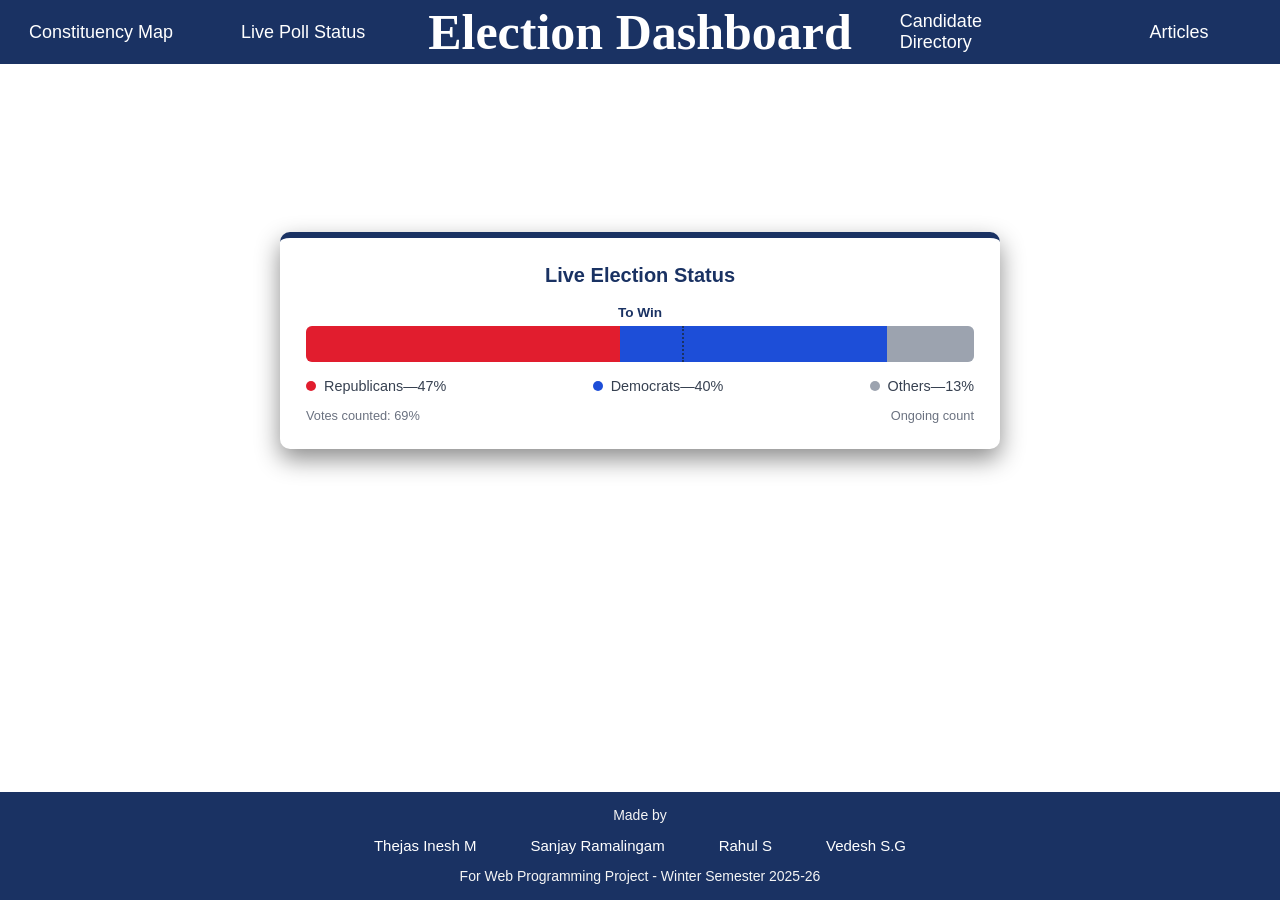
<file: index.html>
<html>
<head>
  <title>Election Dashboard</title>
  <style>
    *{
        box-sizing:border-box;
        font-family: Verdana, Geneva, Tahoma, sans-serif;
    }
    body{
        margin:0;
        padding:40px;
        font-family:system-ui,-apple-system,"Calibri",sans-serif;
        background:#f4f6f8;
        color:#1f2933;
    }
    .poll-wrapper{
        max-width:720px;
        margin:auto;
        background:#ffffff;
        padding:26px;
        border-radius:10px;
        box-shadow:0 10px 25px rgba(0, 0, 0, 0.455);
        border-top:6px solid #1A3263;
        position: relative;
        margin-top: 12rem;
    }
    h2{
        margin:0 0 18px;
        font-size:1.25rem;
        text-align:center;
        color:#1A3263;
        font-weight:700;
    }
    .to-win-label{
        text-align:center;
        font-weight:600;
        color:#1A3263;
        font-size:0.85rem;
        margin-bottom:6px;
        user-select:none;
    }
    .poll-bar{
        position: relative;
        display:flex;
        height:36px;
        border-radius:6px;
        overflow:hidden;
        background:#e5e7eb;
    }
    .segment{
	height:100%;
    }
    .republican{
        background:#E11D2E;
    }
    .democrat{
        background:#1D4ED8;
    }
    .other {
        background:#9CA3AF;
    }
    .labels{
        margin-top:16px;
        display:flex;
        justify-content:space-between;
        font-size:0.9rem;
    }
    .label{
        display:flex;
        align-items:center;
        gap:8px;
        color:#374151;
    }

    .dot{
        width:10px;
        height:10px;
        border-radius:50%;
    }
    header nav ul li a.highlight {
        font-size: 50px;
        font-weight: bold;
        width: max-content;
        font-family: Impact;
    }
    header nav ul li a.highlight:hover {
        background-color: #1A3263;
        color: white;
    }
    .dot.republican{background:#E11D2E;}
    .dot.democrat{background:#1D4ED8;}
    .dot.other{background:#9CA3AF;}
    .meta{
        margin-top:14px;
        font-size:0.8rem;
        color:#6b7280;
        display:flex;
        justify-content:space-between;
    }
    .win-line {
        position:absolute;
        top:0;
        width:0;
        height: 36px;
        border-left:2px dotted #1A3263;
        left:56.25%; 
    }
  </style>
    <meta charset="UTF-8">
    <meta name="viewport" content="width=device-width, initial-scale=1.0">
    <title>Election Dashboard</title>
    <link rel="stylesheet" href="results.css">
</head>
<body>
    <header>
        <nav>
            <ul>
                <li><a href="map.html">Constituency Map</a></li>
                <li><a href="index.html">Live Poll Status</a></li>
                <li><a class="highlight">Election Dashboard</a></li>
                <li><a href="candidate.html">Candidate Directory</a></li>
                <li><a href="articles.html">Articles</a></li>
            </ul>
        </nav>
    </header>
    <main>
        <div class="poll-wrapper">
            <h2>Live Election Status</h2>
            <div class="to-win-label">To Win</div>
            <div class="poll-bar">
            <div class="segment republican" style="width:47%"></div>
            <div class="segment democrat" style="width:40%"></div>
            <div class="segment other" style="width:13%"></div>
            <div class="win-line" style="left:56.25%;"></div>
            </div>
            <div class="labels">
            <div class="label">
                <span class="dot republican"></span>
                <span>Republicans—47%</span>
            </div>
            <div class="label">
                <span class="dot democrat"></span>
                <span>Democrats—40%</span>
            </div>
            <div class="label">
                <span class="dot other"></span>
                <span>Others—13%</span>
            </div>
            </div>
            <div class="meta">
            <span>Votes counted: 69%</span>
            <span>Ongoing count</span>
            </div>
        </div>
        </main>

    <footer>
        <p>Made by</p>
        <ul>
            <li>Thejas Inesh M</li>
            <li>Sanjay Ramalingam</li>
            <li>Rahul S</li>
            <li>Vedesh S.G</li>
        </ul>
        <p>For Web Programming Project - Winter Semester 2025-26</p>
    </footer>
</body>
</html>
</file>
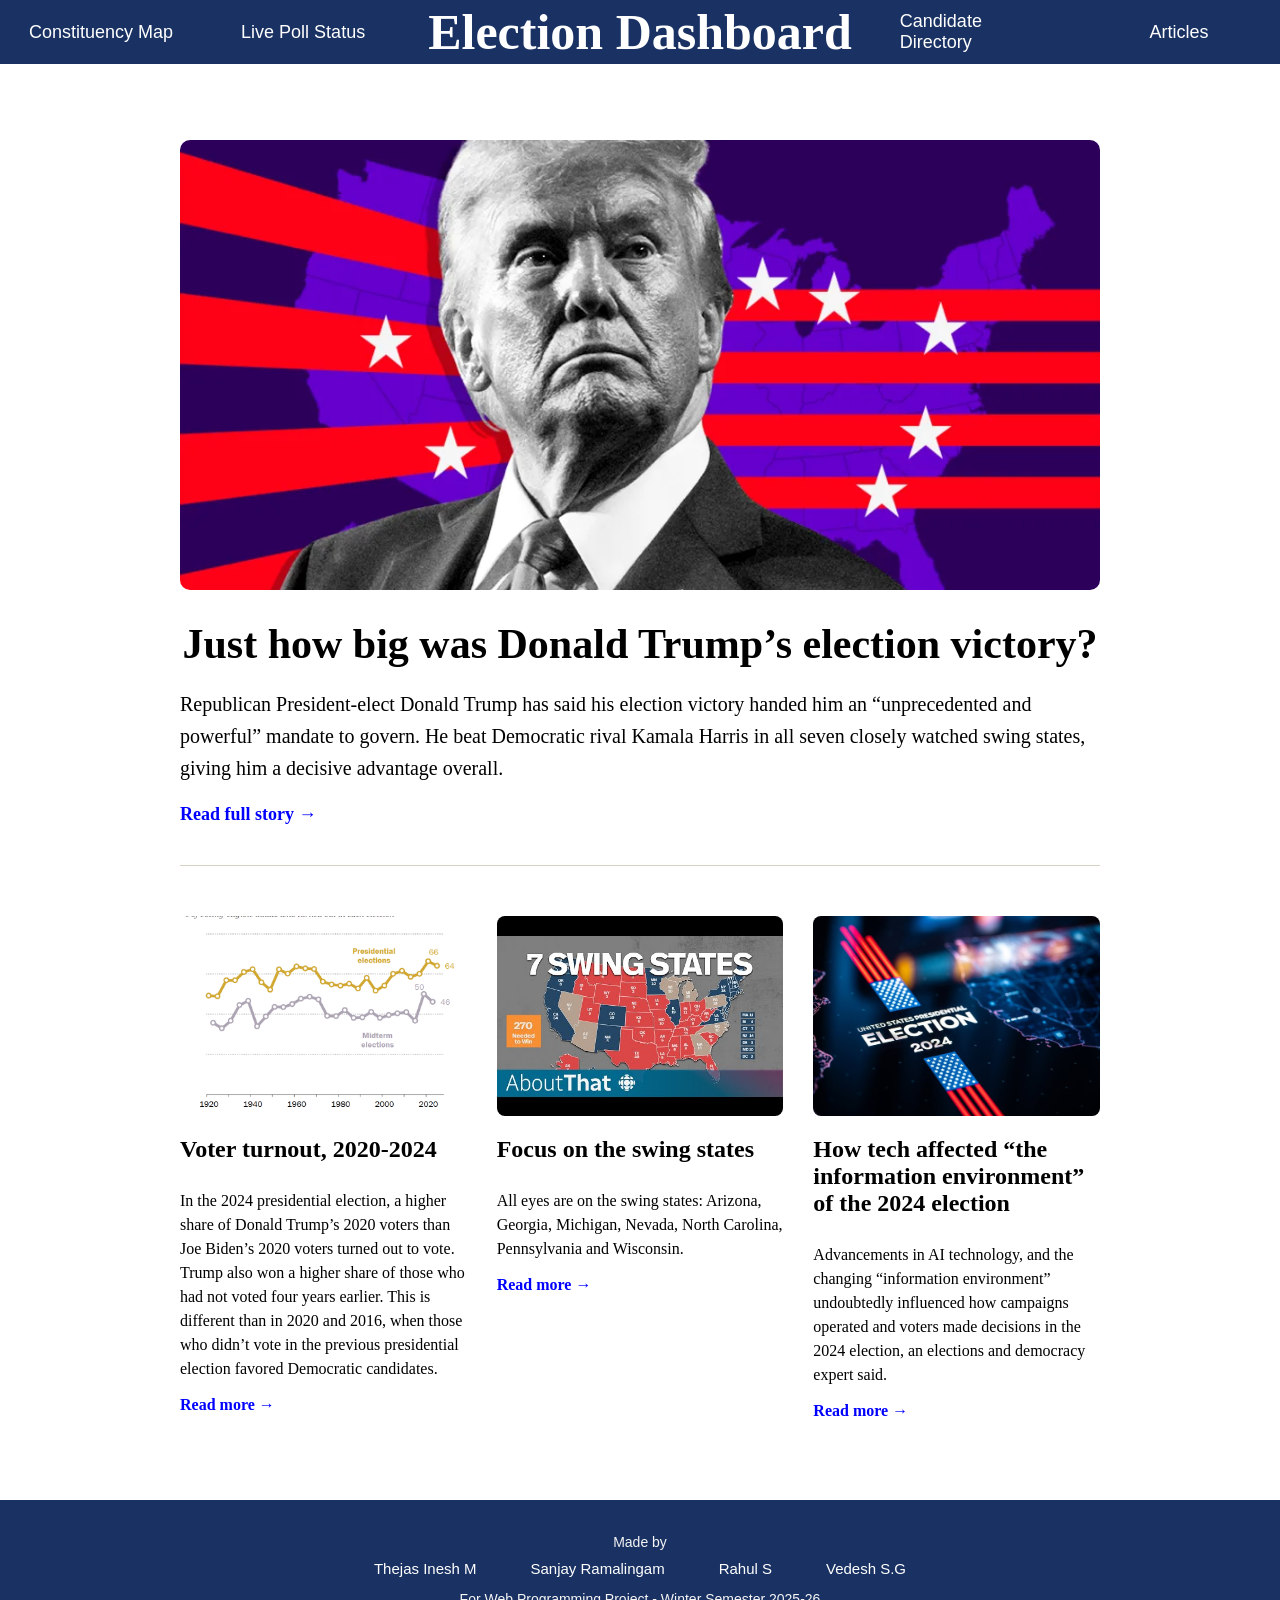
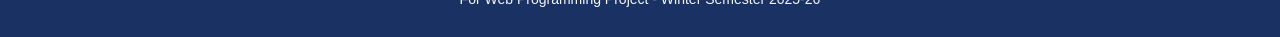
<file: articles.html>
<!DOCTYPE html>
<html lang="en">
<head>
    <meta charset="UTF-8">
    <meta name="viewport" content="width=device-width, initial-scale=1.0">
    <title>Election Articles</title>
    <link rel="stylesheet" href="articles.css">
</head>
<body>

<header>
    <nav>
        <ul>
            <li><a href="map.html">Constituency Map</a></li>
            <li><a href="livestatus.html">Live Poll Status</a></li>
            <li><a class="highlight">Election Dashboard</a></li>
            <li><a href="candidate.html">Candidate Directory</a></li>
            <li><a href="articles.html">Articles</a></li>
        </ul>
    </nav>
</header>

<main>
    <div id="lister">
        <section class="feature-article">
            <img src="BBC.png" alt="Trump victory">
            <h1>Just how big was Donald Trump’s election victory?</h1>
            <p>Republican President-elect Donald Trump has said his election victory handed him an “unprecedented and powerful” mandate to govern. He beat Democratic rival Kamala Harris in all seven closely watched swing states, giving him a decisive advantage overall.</p>
            <a href="https://www.bbc.com/news/articles/cn5w9w160xdo" target="_blank">Read full story →</a>
        </section>

        <section class="article-row">

            <div class="article-small">
                <img src="voterturnout.png" alt="Voter turnout">
                <h2>Voter turnout, 2020-2024</h2>
                <p>In the 2024 presidential election, a higher share of Donald Trump’s 2020 voters than Joe Biden’s 2020 voters turned out to vote. Trump also won a higher share of those who had not voted four years earlier. This is different than in 2020 and 2016, when those who didn’t vote in the previous presidential election favored Democratic candidates.</p>
                <a href="https://www.pewresearch.org/politics/2025/06/26/voter-turnout-2020-2024/" target="_blank">Read more →</a>
            </div>

            <div class="article-small">
                <img src="swingstates.png" alt="Swing States">
                <h2>Focus on the swing states</h2>
                <p>All eyes are on the swing states: Arizona, Georgia, Michigan, Nevada, North Carolina, Pennsylvania and Wisconsin.</p>
                <a href="https://www.politico.com/2024-election/results/swing-states/" target="_blank">Read more →</a>
            </div>

            <div class="article-small">
                <img src="tech.png" alt="Technology">
                <h2>How tech affected “the information environment” of the 2024 election</h2>
                <p>Advancements in AI technology, and the changing “information environment” undoubtedly influenced how campaigns operated and voters made decisions in the 2024 election, an elections and democracy expert said.</p>
                <a href="https://indianacapitalchronicle.com/2024/11/11/how-tech-affected-the-information-environment-of-the-2024-election/" target="_blank">Read more →</a>
            </div>

        </section>

    </div>
</main>

<footer>
    <p>Made by</p>
    <ul>
        <li>Thejas Inesh M</li>
        <li>Sanjay Ramalingam</li>
        <li>Rahul S</li>
        <li>Vedesh S.G</li>
    </ul>
    <p>For Web Programming Project - Winter Semester 2025-26</p>
</footer>

</body>
</html>
</file>
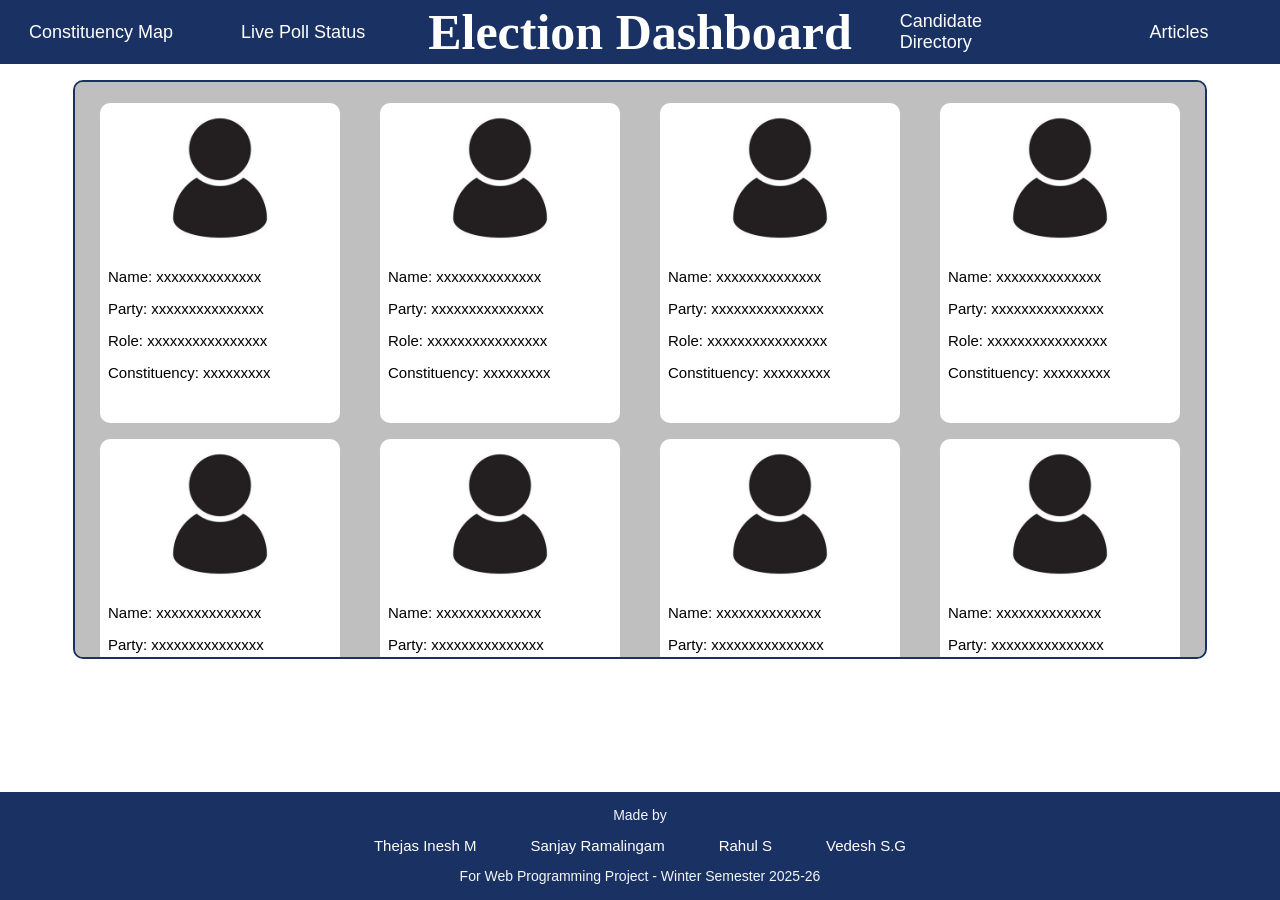
<file: candidate.html>
<!DOCTYPE html>
<html lang="en">
<head>
    <meta charset="UTF-8">
    <meta name="viewport" content="width=device-width, initial-scale=1.0">
    <title>Election Dashboard</title>
    <link rel="stylesheet" href="candidate.css">
</head>
<body>
    <header>
        <nav>
            <ul>
                <li><a href="map.html">Constituency Map</a></li>
                <li><a href="livestatus.html">Live Poll Status</a></li>
                <li><a class="highlight">Election Dashboard</a></li>
                <li><a href="candidate.html">Candidate Directory</a></li>
                <li><a href="articles.html">Articles</a></li>
            </ul>
        </nav>
    </header>
    <main>
        <div id="lister">
            <div class="candidate">
                <img src="profile.jpg" width="150">
                <p>Name: xxxxxxxxxxxxxx</p>
                <p>Party: xxxxxxxxxxxxxxx</p>
                <p>Role: xxxxxxxxxxxxxxxx</p>
                <p>Constituency: xxxxxxxxx</p>
            </div>
            <div class="candidate">
                <img src="profile.jpg" width="150">
                <p>Name: xxxxxxxxxxxxxx</p>
                <p>Party: xxxxxxxxxxxxxxx</p>
                <p>Role: xxxxxxxxxxxxxxxx</p>
                <p>Constituency: xxxxxxxxx</p>
            </div>
            <div class="candidate">
                <img src="profile.jpg" width="150">
                <p>Name: xxxxxxxxxxxxxx</p>
                <p>Party: xxxxxxxxxxxxxxx</p>
                <p>Role: xxxxxxxxxxxxxxxx</p>
                <p>Constituency: xxxxxxxxx</p>
            </div>
            <div class="candidate">
                <img src="profile.jpg" width="150">
                <p>Name: xxxxxxxxxxxxxx</p>
                <p>Party: xxxxxxxxxxxxxxx</p>
                <p>Role: xxxxxxxxxxxxxxxx</p>
                <p>Constituency: xxxxxxxxx</p>
            </div>
            <div class="candidate">
                <img src="profile.jpg" width="150">
                <p>Name: xxxxxxxxxxxxxx</p>
                <p>Party: xxxxxxxxxxxxxxx</p>
                <p>Role: xxxxxxxxxxxxxxxx</p>
                <p>Constituency: xxxxxxxxx</p>
            </div>
            <div class="candidate">
                <img src="profile.jpg" width="150">
                <p>Name: xxxxxxxxxxxxxx</p>
                <p>Party: xxxxxxxxxxxxxxx</p>
                <p>Role: xxxxxxxxxxxxxxxx</p>
                <p>Constituency: xxxxxxxxx</p>
            </div>
            <div class="candidate">
                <img src="profile.jpg" width="150">
                <p>Name: xxxxxxxxxxxxxx</p>
                <p>Party: xxxxxxxxxxxxxxx</p>
                <p>Role: xxxxxxxxxxxxxxxx</p>
                <p>Constituency: xxxxxxxxx</p>
            </div>
            <div class="candidate">
                <img src="profile.jpg" width="150">
                <p>Name: xxxxxxxxxxxxxx</p>
                <p>Party: xxxxxxxxxxxxxxx</p>
                <p>Role: xxxxxxxxxxxxxxxx</p>
                <p>Constituency: xxxxxxxxx</p>
            </div>
            <div class="candidate">
                <img src="profile.jpg" width="150">
                <p>Name: xxxxxxxxxxxxxx</p>
                <p>Party: xxxxxxxxxxxxxxx</p>
                <p>Role: xxxxxxxxxxxxxxxx</p>
                <p>Constituency: xxxxxxxxx</p>
            </div>
            <div class="candidate">
                <img src="profile.jpg" width="150">
                <p>Name: xxxxxxxxxxxxxx</p>
                <p>Party: xxxxxxxxxxxxxxx</p>
                <p>Role: xxxxxxxxxxxxxxxx</p>
                <p>Constituency: xxxxxxxxx</p>
            </div>
        </div>
    </main>
    <footer>
        <p>Made by</p>
        <ul>
            <li>Thejas Inesh M</li>
            <li>Sanjay Ramalingam</li>
            <li>Rahul S</li>
            <li>Vedesh S.G</li>
        </ul>
        <p>For Web Programming Project - Winter Semester 2025-26</p>
    </footer>
</body>

</html>
</file>
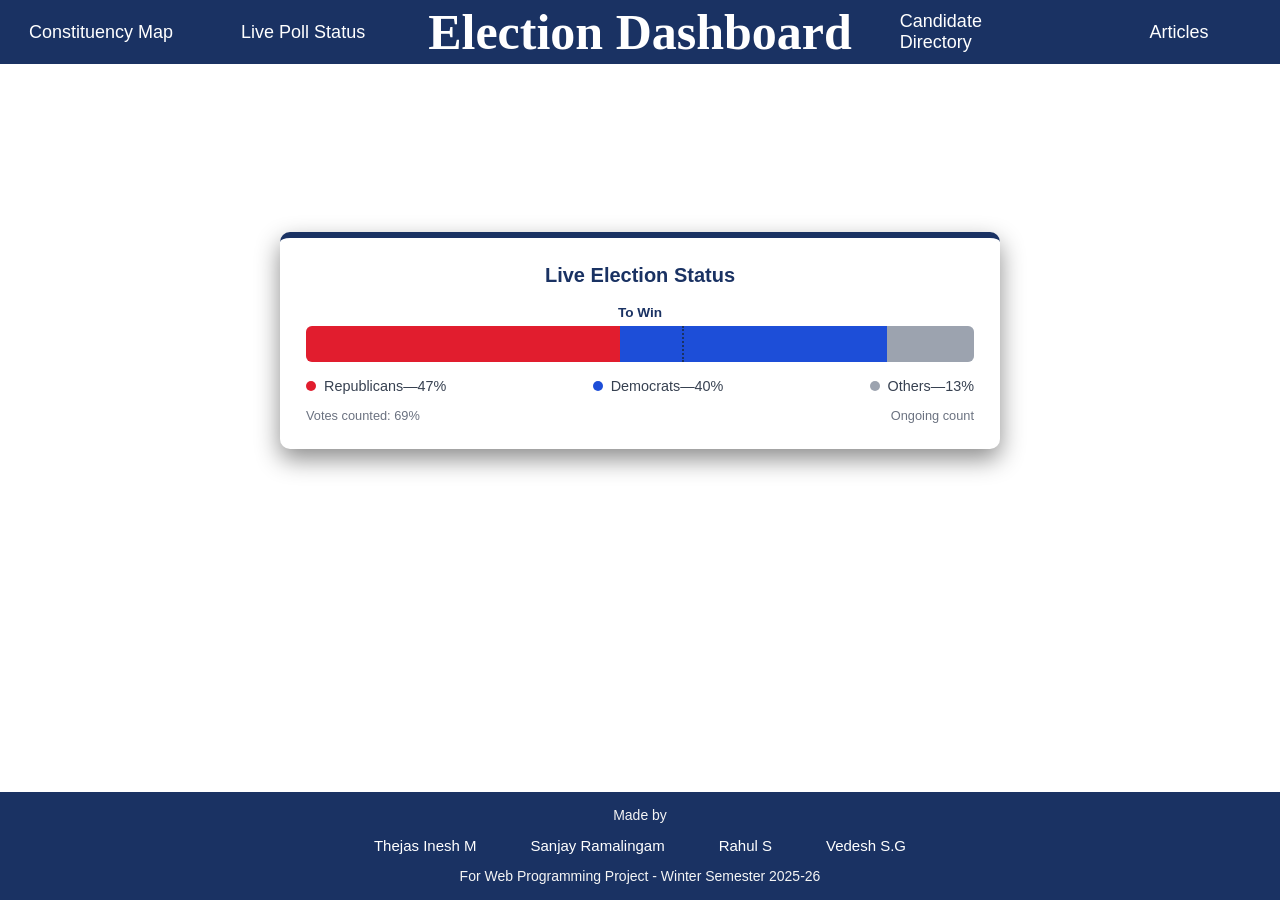
<file: livestatus.html>
<html>
<head>
  <title>Election Dashboard</title>
    <meta charset="UTF-8">
    <meta name="viewport" content="width=device-width, initial-scale=1.0">
    <title>Election Dashboard</title>
    <link rel="stylesheet" href="livestatus.css">
</head>
<body>
    <header>
        <nav>
            <ul>
                <li><a href="map.html">Constituency Map</a></li>
                <li><a href="livestatus.html">Live Poll Status</a></li>
                <li><a class="highlight">Election Dashboard</a></li>
                <li><a href="candidate.html">Candidate Directory</a></li>
                <li><a href="articles.html">Articles</a></li>
            </ul>
        </nav>
    </header>
    <main>
        <div class="poll-wrapper">
            <h2>Live Election Status</h2>
            <div class="to-win-label">To Win</div>
            <div class="poll-bar">
            <div class="segment republican" style="width:47%"></div>
            <div class="segment democrat" style="width:40%"></div>
            <div class="segment other" style="width:13%"></div>
            <div class="win-line" style="left:56.25%;"></div>
            </div>
            <div class="labels">
            <div class="label">
                <span class="dot republican"></span>
                <span>Republicans—47%</span>
            </div>
            <div class="label">
                <span class="dot democrat"></span>
                <span>Democrats—40%</span>
            </div>
            <div class="label">
                <span class="dot other"></span>
                <span>Others—13%</span>
            </div>
            </div>
            <div class="meta">
            <span>Votes counted: 69%</span>
            <span>Ongoing count</span>
            </div>
        </div>
        </main>

    <footer>
        <p>Made by</p>
        <ul>
            <li>Thejas Inesh M</li>
            <li>Sanjay Ramalingam</li>
            <li>Rahul S</li>
            <li>Vedesh S.G</li>
        </ul>
        <p>For Web Programming Project - Winter Semester 2025-26</p>
    </footer>
</body>
</html>
</file>
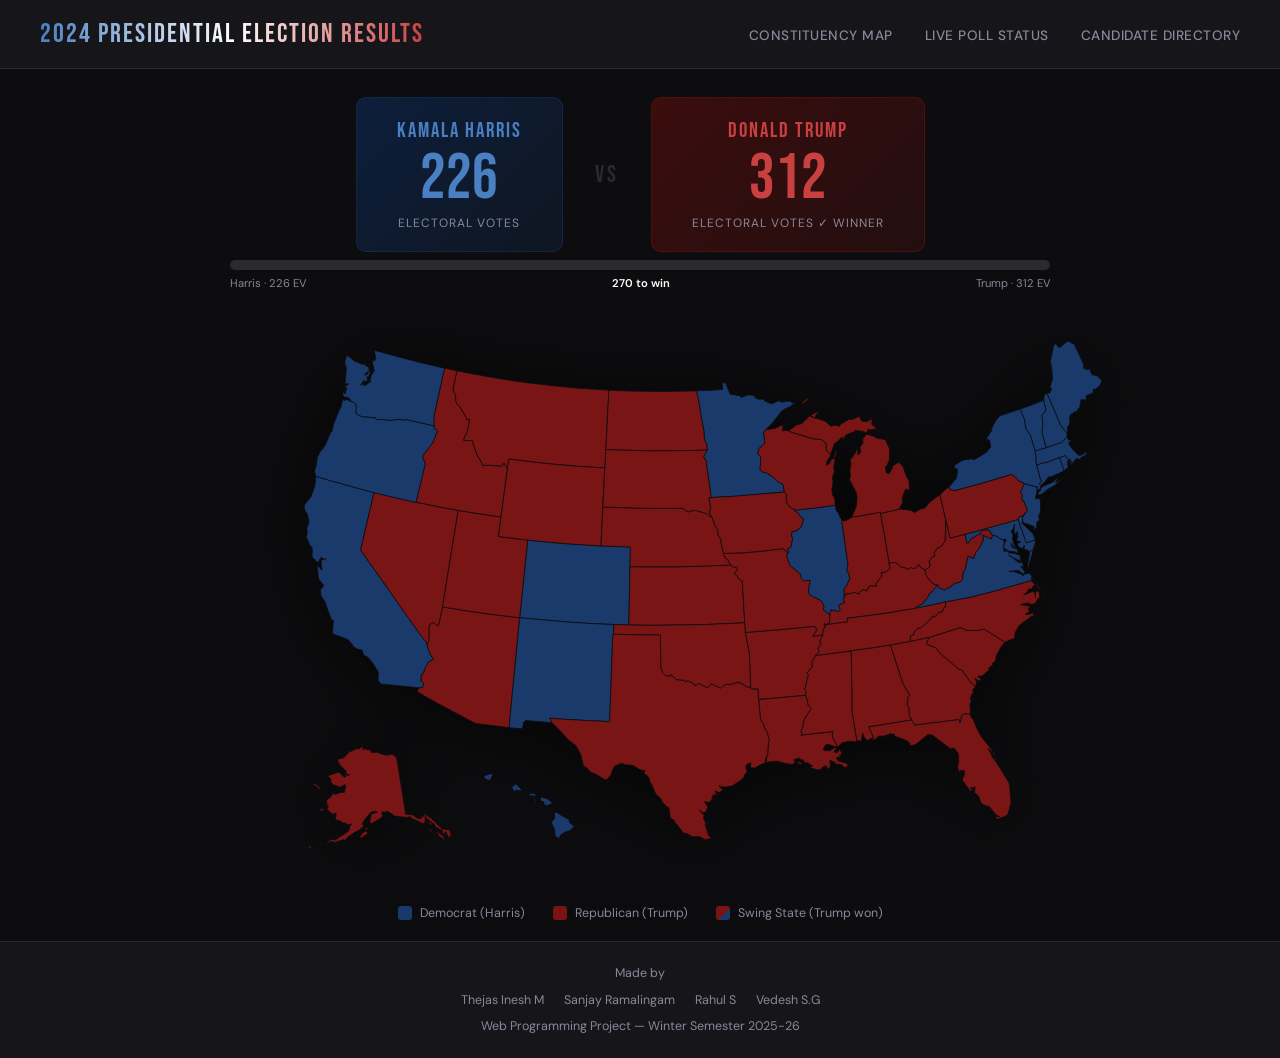
<file: map.html>
<!DOCTYPE html>
<html lang="en">
<head>
    <meta charset="UTF-8">
    <meta name="viewport" content="width=device-width, initial-scale=1.0">
    <title>2024 US Presidential Election Results</title>
    <link href="https://fonts.googleapis.com/css2?family=Bebas+Neue&family=DM+Sans:wght@400;500;600&display=swap" rel="stylesheet">
    <style>
        :root {
            --dem-dark: #1a3a6b;
            --dem-light: #4a7fc1;
            --rep-dark: #7a1515;
            --rep-light: #c94040;
            --swing-dem: #1a3a6b;
            --swing-rep: #7a1515;
            --bg: #0d0d0f;
            --surface: #16161a;
            --border: #2a2a30;
            --text: #e8e8ec;
            --muted: #888899;
        }

        * { margin: 0; padding: 0; box-sizing: border-box; }

        body {
            background: var(--bg);
            color: var(--text);
            font-family: 'DM Sans', sans-serif;
            min-height: 100vh;
            display: flex;
            flex-direction: column;
        }

        /* ── HEADER ── */
        header {
            background: var(--surface);
            border-bottom: 1px solid var(--border);
            padding: 18px 40px;
            display: flex;
            align-items: center;
            justify-content: space-between;
            position: sticky;
            top: 0;
            z-index: 100;
        }

        .header-title {
            font-family: 'Bebas Neue', sans-serif;
            font-size: 1.7rem;
            letter-spacing: 2px;
            background: linear-gradient(90deg, var(--dem-light), #fff, var(--rep-light));
            -webkit-background-clip: text;
            -webkit-text-fill-color: transparent;
        }

        nav ul {
            list-style: none;
            display: flex;
            gap: 32px;
        }

        nav a {
            color: var(--muted);
            text-decoration: none;
            font-size: 0.85rem;
            font-weight: 500;
            letter-spacing: 0.5px;
            text-transform: uppercase;
            transition: color 0.2s;
        }

        nav a:hover { color: var(--text); }

        /* ── SCOREBOARD ── */
        .scoreboard {
            display: flex;
            align-items: center;
            justify-content: center;
            gap: 0;
            padding: 28px 40px 8px;
        }

        .score-block {
            text-align: center;
            padding: 20px 40px;
            border-radius: 10px;
            min-width: 180px;
        }

        .score-block.dem { background: linear-gradient(135deg, #0d1f3c, #1a3a6b33); border: 1px solid #1a3a6b66; }
        .score-block.rep { background: linear-gradient(135deg, #3c0d0d, #7a151533); border: 1px solid #7a151566; }

        .candidate-name {
            font-family: 'Bebas Neue', sans-serif;
            font-size: 1.3rem;
            letter-spacing: 2px;
            margin-bottom: 4px;
        }

        .dem .candidate-name { color: var(--dem-light); }
        .rep .candidate-name { color: var(--rep-light); }

        .ev-count {
            font-family: 'Bebas Neue', sans-serif;
            font-size: 4rem;
            line-height: 1;
        }

        .dem .ev-count { color: var(--dem-light); }
        .rep .ev-count { color: var(--rep-light); }

        .ev-label { font-size: 0.75rem; color: var(--muted); text-transform: uppercase; letter-spacing: 1px; margin-top: 4px; }

        .vs-divider {
            padding: 0 32px;
            font-family: 'Bebas Neue', sans-serif;
            font-size: 1.5rem;
            color: var(--border);
            letter-spacing: 3px;
        }

        /* Progress bar */
        .ev-bar-wrap {
            padding: 0 40px 20px;
            max-width: 900px;
            margin: 0 auto;
            width: 100%;
        }

        .ev-bar {
            height: 10px;
            border-radius: 6px;
            background: var(--border);
            overflow: hidden;
            display: flex;
        }

        .ev-bar-dem {
            background: linear-gradient(90deg, #1a3a6b, #4a7fc1);
            transition: width 0.8s ease;
        }

        .ev-bar-rep {
            background: linear-gradient(90deg, #c94040, #7a1515);
            transition: width 0.8s ease;
        }

        .ev-bar-labels {
            display: flex;
            justify-content: space-between;
            font-size: 0.7rem;
            color: var(--muted);
            margin-top: 6px;
        }

        .ev-bar-labels .win-line {
            color: #fff;
            font-weight: 600;
        }

        /* ── MAP ── */
        .map-wrapper {
            flex: 1;
            display: flex;
            justify-content: center;
            align-items: center;
            padding: 10px 20px 20px;
        }

        #us-map {
            max-width: 960px;
            width: 100%;
            height: auto;
            filter: drop-shadow(0 8px 40px rgba(0,0,0,0.6));
        }

        /* State fills - dark by default */
        #us-map path {
            stroke: #0d0d0f;
            stroke-width: 0.8;
            stroke-linejoin: round;
            transition: filter 0.18s ease, transform 0.18s ease;
            transform-origin: center;
            transform-box: fill-box;
            cursor: pointer;
        }

        /* Democrat states - dark blue */
        #CA, #CO, #CT, #DE, #HI, #IL, #ME, #MD, #MA, #MN,
        #NH, #NJ, #NM, #NY, #OR, #RI, #VT, #VA, #WA {
            fill: #1a3a6b;
        }

        /* Republican states - dark red */
        #AL, #AK, #AR, #FL, #ID, #IA, #IN, #KS, #KY, #LA,
        #MS, #MO, #MT, #NE, #ND, #OH, #OK, #SC, #SD, #TN,
        #TX, #UT, #WV, #WY {
            fill: #7a1515;
        }

        /* Swing states - Trump won all 7 in 2024 */
        #AZ, #GA, #MI, #NV, #PA, #WI, #NC {
            fill: #7a1515;
        }

        /* Hover: brighten */
        #CA:hover, #CO:hover, #CT:hover, #DE:hover, #HI:hover,
        #IL:hover, #ME:hover, #MD:hover, #MA:hover, #MN:hover,
        #NH:hover, #NJ:hover, #NM:hover, #NY:hover, #OR:hover,
        #RI:hover, #VT:hover, #VA:hover, #WA:hover {
            fill: #4a7fc1;
            filter: drop-shadow(0 0 10px #4a7fc166);
            transform: scale(1.07);
        }

        #AL:hover, #AK:hover, #AR:hover, #FL:hover, #ID:hover,
        #IA:hover, #IN:hover, #KS:hover, #KY:hover, #LA:hover,
        #MS:hover, #MO:hover, #MT:hover, #NE:hover, #ND:hover,
        #OH:hover, #OK:hover, #SC:hover, #SD:hover, #TN:hover,
        #TX:hover, #UT:hover, #WV:hover, #WY:hover,
        #AZ:hover, #GA:hover, #MI:hover, #NV:hover,
        #PA:hover, #WI:hover, #NC:hover {
            fill: #c94040;
            filter: drop-shadow(0 0 10px #c9404066);
            transform: scale(1.07);
        }

        /* ── TOOLTIP ── */
        #tooltip {
            position: fixed;
            pointer-events: none;
            background: #18181e;
            border: 1px solid var(--border);
            border-radius: 12px;
            padding: 14px 18px;
            min-width: 180px;
            box-shadow: 0 12px 40px rgba(0,0,0,0.7);
            opacity: 0;
            transform: translateY(6px);
            transition: opacity 0.15s, transform 0.15s;
            z-index: 1000;
        }

        #tooltip.visible {
            opacity: 1;
            transform: translateY(0);
        }

        .tooltip-state {
            font-family: 'Bebas Neue', sans-serif;
            font-size: 1.2rem;
            letter-spacing: 1.5px;
            margin-bottom: 8px;
        }

        .tooltip-state.dem { color: var(--dem-light); }
        .tooltip-state.dem-border { border-left: 3px solid var(--dem-light); padding-left: 10px; }
        .tooltip-state.rep { color: var(--rep-light); }
        .tooltip-state.rep-border { border-left: 3px solid var(--rep-light); padding-left: 10px; }

        .tooltip-winner {
            font-size: 0.88rem;
            font-weight: 600;
            margin-bottom: 4px;
        }

        .tooltip-party {
            font-size: 0.75rem;
            color: var(--muted);
            text-transform: uppercase;
            letter-spacing: 0.8px;
        }

        .tooltip-ev {
            margin-top: 8px;
            font-size: 0.75rem;
            color: var(--muted);
            border-top: 1px solid var(--border);
            padding-top: 8px;
        }

        .tooltip-ev span {
            font-weight: 600;
            color: var(--text);
        }

        /* ── LEGEND ── */
        .legend {
            display: flex;
            justify-content: center;
            gap: 28px;
            padding: 0 40px 20px;
            flex-wrap: wrap;
        }

        .legend-item {
            display: flex;
            align-items: center;
            gap: 8px;
            font-size: 0.78rem;
            color: var(--muted);
        }

        .legend-dot {
            width: 14px;
            height: 14px;
            border-radius: 3px;
        }

        .legend-dot.dem { background: #1a3a6b; }
        .legend-dot.rep { background: #7a1515; }
        .legend-dot.swing { background: linear-gradient(135deg, #7a1515 60%, #1a3a6b 60%); }

        /* ── FOOTER ── */
        footer {
            background: var(--surface);
            border-top: 1px solid var(--border);
            padding: 20px 40px;
            text-align: center;
            font-size: 0.78rem;
            color: var(--muted);
            line-height: 1.8;
        }

        footer ul {
            list-style: none;
            display: flex;
            gap: 20px;
            justify-content: center;
            margin: 4px 0;
        }
    </style>
</head>
<body>

<header>
    <div class="header-title">2024 Presidential Election Results</div>
    <nav>
        <ul>
            <li><a href="#">Constituency Map</a></li>
            <li><a href="#">Live Poll Status</a></li>
            <li><a href="#">Candidate Directory</a></li>
        </ul>
    </nav>
</header>

<!-- Scoreboard -->
<div class="scoreboard">
    <div class="score-block dem">
        <div class="candidate-name">Kamala Harris</div>
        <div class="ev-count">226</div>
        <div class="ev-label">Electoral Votes</div>
    </div>
    <div class="vs-divider">VS</div>
    <div class="score-block rep">
        <div class="candidate-name">Donald Trump</div>
        <div class="ev-count">312</div>
        <div class="ev-label">Electoral Votes ✓ Winner</div>
    </div>
</div>

<div class="ev-bar-wrap">
    <div class="ev-bar">
        <div class="ev-bar-dem"></div>
        <div class="ev-bar-rep"></div>
    </div>
    <div class="ev-bar-labels">
        <span>Harris · 226 EV</span>
        <span class="win-line">270 to win</span>
        <span>Trump · 312 EV</span>
    </div>
</div>

<!-- Map -->
<div class="map-wrapper">
    <svg version="1.1" viewBox="0 0 1000 589" id="us-map">
    <path
        inkscape:connector-curvature="0"
        id="MA"
        data-name="Massachusetts"
        data-id="MA"
        d="m 956.31178,153.05085 -0.29118,-0.19412 0,0.29119 0.29118,-0.0971 z m -2.91189,-2.6207 0.67944,-0.29119 0,-0.38825 -0.67944,0.67944 z m 12.03583,-7.57092 -0.0971,-1.35889 -0.19412,-0.7765 0.29119,2.13539 z m -42.41659,-9.9975 -0.67944,0.29119 -5.5326,1.65007 -1.94126,0.67944 -2.23245,0.67944 -0.7765,0.29119 0,0.29119 0.29118,5.04728 0.29119,4.65903 0.29119,4.27078 0.48532,0.29119 1.74714,-0.48532 7.86211,-2.32951 0.19412,0.48531 13.97709,-5.33847 0.0971,0.19413 1.26182,-0.48532 4.4649,-1.74713 4.27078,5.14434 0,0 0.58238,-0.48531 0.29119,-1.45595 -0.0971,2.32952 0,0 0.97063,0 0.29119,1.16475 0.87357,1.65008 0,0 4.56197,-5.5326 3.78546,1.26182 0.87357,-1.94126 6.21204,-3.30015 -2.62071,-5.14435 0.67945,3.30015 -3.20309,2.42658 -3.59133,0.29119 -7.18267,-7.66799 -3.20309,-4.85315 3.20309,-3.39721 -3.30015,-0.19413 -1.35888,-3.20308 -0.0971,-0.19413 -5.53259,6.01791 -12.22996,4.07666 -3.97959,1.26182 0,0 z"
        />
    <path
        id="MN"
        data-name="Minnesota"
        data-id="MN"
        d="m 558.54712,73.847349 1.94126,6.891482 4.07665,24.848159 1.94126,9.90044 0.58238,8.73568 2.23246,5.24141 0.48531,4.4649 0.38825,1.45595 -0.0971,0.29119 -3.88252,6.40616 2.52364,4.27078 4.85315,34.16622 0.19413,4.4649 4.85315,-0.29119 19.12144,-1.06769 47.75505,-3.97959 4.7561,-0.48532 0,-0.48531 -1.35889,-7.47386 -5.92085,-3.00896 -4.65903,-4.85315 -7.37679,-4.46491 -2.32952,-0.19412 -3.59133,-2.71777 0.97063,-13.39471 -3.39721,-3.10602 1.16476,-5.43554 6.21204,-5.62966 -1.0677,-11.64757 2.23245,-2.52364 0,0 7.57093,-7.95918 8.63861,-11.065195 3.30015,-2.329514 5.82379,-2.814831 6.11497,-4.561967 -4.07665,0.776505 -2.42658,-1.844199 -9.31806,1.261821 -1.45594,-1.747136 -8.34743,3.397209 -6.69736,-2.814831 -1.84419,-2.232452 -5.33848,0.388253 -3.59133,-1.844199 1.16476,-1.358884 -4.56197,-1.455947 -4.07665,0 -6.50323,2.814831 -1.26182,-1.941263 -10.28869,-1.455947 -3.49427,-8.73568 -0.38826,-2.620705 -4.4649,-1.26182 0.38825,7.47386 -11.8417,0.873568 -14.65653,0.582379 -0.97063,0.09706 z"
        />
    <path
        id="MT"
        data-name="Montana"
        data-id="MT"
        d="m 465.65771,72.973781 -32.12789,-2.135389 -23.39221,-2.232451 -23.29515,-2.717768 -14.46241,-1.941262 -23.10102,-3.591336 -11.55051,-1.941262 -25.81879,-4.950219 -2.71777,-0.582379 -4.17371,19.800877 1.8442,3.591335 1.45595,5.532598 -0.87357,0.776505 1.8442,5.047282 2.52364,2.135389 7.18267,12.035829 0.67944,2.03832 2.91189,-0.19412 -3.39721,15.91835 -1.35888,0.38825 -1.8442,5.33847 9.60925,0.67944 0.77651,4.46491 5.43553,13.29765 0.97063,0.7765 3.78546,7.76505 0.97063,-0.7765 8.05624,-0.0971 10.19163,1.0677 2.52364,-3.30015 3.00896,5.43553 0.58238,0.29119 0.0971,-0.58237 1.35888,-9.51219 33.19559,4.07665 26.49823,2.52364 13.97709,1.16476 24.94522,1.45595 1.26182,0.0971 0.29119,0 0.0971,-1.35888 0.29119,-6.69736 0.38825,-8.83274 0.0971,-2.23246 0.19413,-3.88252 1.55301,-30.47782 1.26182,-23.683401 0.0971,-3.882525 -1.8442,-0.09706 z"
        />
    <path
        id="ND"
        data-name="North Dakota"
        data-id="ND"
        d="m 556.50879,73.847349 -29.31306,0.582379 -20.48032,-0.09706 -17.56842,-0.388253 -20.57738,-0.776505 -1.0677,-0.09706 -0.0971,3.882525 -1.26182,23.683405 -1.55301,30.47782 -0.19413,3.88252 3.78546,0.19413 42.80484,1.16476 39.50469,-0.29119 16.40367,-0.48532 3.30014,-0.19412 -0.38825,-1.45595 -0.48531,-4.4649 -2.23246,-5.24141 -0.58238,-8.73568 -1.94126,-9.90044 -4.07665,-24.848163 -1.94126,-6.891482 -2.03833,0 z"
        />
    <path
        inkscape:connector-curvature="0"
        id="HI"
        data-name="Hawaii"
        data-id="HI"
        d="m 416.34965,514.99923 -3.00896,-2.23245 -2.6207,0.67944 0.58238,5.43553 -3.59134,4.46491 3.10602,7.08561 0.87357,7.27973 3.59133,2.32951 2.23246,-3.59133 3.97958,-2.91189 4.85316,-1.26183 5.33847,-4.56196 -5.24141,-4.46491 -0.0971,-2.71776 -9.9975,-5.5326 z m -17.66549,-7.86211 -1.45595,-1.26182 -1.35888,1.8442 2.81483,-0.58238 z m -7.27973,-4.17372 0.38825,-3.59133 -1.8442,-0.29119 1.45595,3.88252 z m 6.11497,-5.92085 -1.65007,0.77651 1.16476,3.6884 2.52364,0.19412 0.7765,3.20308 2.71777,1.16476 6.01791,-2.81483 -5.62966,-4.65903 -5.92085,-1.55301 z m -12.42408,-3.97959 -0.87356,2.62071 4.17371,-0.0971 3.88252,0.97063 -2.03832,-3.20309 -5.14435,-0.29119 z m -12.22995,-7.66798 -2.23245,-2.13539 -4.27078,3.30015 2.71777,5.04728 1.94126,-2.03833 5.5326,1.16476 -0.48532,-2.32952 -3.20308,-3.00895 z m -43.48428,-4.27078 0.58238,-1.35888 1.65007,-0.87357 -2.23245,2.23245 z m 15.43304,-8.83274 -6.79442,2.52364 -0.67944,1.8442 2.71777,1.94126 3.78546,0.97063 2.71776,-5.33847 -1.74713,-1.94126 z m -47.07561,-17.85962 0,-0.0971 -0.19413,0 0.19413,0.0971 z m -51.44346,-12.71527 0,0.19413 0.0971,0 -0.0971,-0.19413 z m -26.98355,-4.4649 0.0971,0.0971 0,0 -0.0971,-0.0971 z m -1.06769,-1.94126 0,0 0,0 0,0 z m -0.87357,-0.97063 -0.19412,0 0,0.0971 0.19412,-0.0971 z m 0.67944,0 -0.0971,0 0.0971,0 0,0 z m -0.0971,-0.0971 0,0 0,0.0971 0,-0.0971 z m -30.47782,-25.04228 -0.0971,-0.29119 0,0.0971 0.0971,0.19413 z m -66.48824,-21.25682 -0.29119,0.29118 0.19413,0.0971 0.0971,-0.38825 z m -70.370758,-49.01688 0,0 0,0 0,0 z m 2.426578,0.0971 -0.09706,0 0,0 0.09706,0 z m -0.485316,-0.0971 0,0 0,0 0,0 z m -41.445952,-18.1508 0.291189,-0.0971 0,-0.19412 -0.291189,0.29119 z"
 />
    <path
        inkscape:connector-curvature="0"
        id="ID"
        data-name="Idaho"
        data-id="ID"
        d="m 309.0949,52.881715 -8.63862,-1.747136 -2.81483,-0.679442 -1.26182,-0.291189 -11.25932,50.666952 0.48532,4.17371 -0.38826,4.36784 0.19413,0.97063 0,0.0971 0.0971,1.84419 3.30015,3.59134 -4.75609,11.93876 -10.09457,13.20059 -0.29119,2.42658 2.62071,6.21204 -9.221,38.24287 -0.38825,2.03832 2.71776,0.58238 27.46887,5.43553 10.96813,2.03833 2.81483,0.48532 2.71777,0.48531 13.97709,2.23245 25.04228,3.78546 2.81483,0.38826 0.38825,-3.20309 0.87357,-6.3091 3.30015,-25.23641 1.74714,-12.52114 0.38825,-3.20309 -0.58238,-0.29119 -3.00896,-5.43553 -2.52364,3.30015 -10.19163,-1.0677 -8.05624,0.0971 -0.97063,0.7765 -3.78546,-7.76505 -0.97063,-0.7765 -5.43553,-13.29765 -0.77651,-4.46491 -9.60925,-0.67944 1.8442,-5.33847 1.35888,-0.38825 3.39721,-15.91835 -2.91189,0.19412 -0.67944,-2.03832 -7.18267,-12.035829 -2.52364,-2.135389 -1.8442,-5.047282 0.87357,-0.776505 -1.45595,-5.532598 -1.8442,-3.591335 4.17371,-19.800877 -0.0971,0 z"
 />
    <path
        inkscape:connector-curvature="0"
        id="WA"
        data-name="Washington"
        data-id="WA"
        d="m 192.13384,77.050432 0.0971,-1.650073 -0.19412,0.09706 0.0971,1.55301 z m 20.67445,-8.832744 0.58237,-0.970631 -0.67944,-0.09706 0.0971,1.067694 z m -1.8442,-1.747136 0.58237,-1.941262 -0.58237,-0.194127 0,2.135389 z m 7.0856,-2.814831 -0.0971,-1.941262 -1.65007,2.523641 1.74713,-0.582379 z m 0.19413,-4.076651 0.29119,-1.941262 -0.19413,-0.485316 -0.0971,2.426578 z m 0.29119,-9.512185 -0.0971,-1.067695 -0.38826,-0.09706 0.48532,1.164758 z m 3.10602,-6.406166 -0.87357,-0.09706 -1.74713,2.717767 2.6207,-2.620704 z m -2.42658,-2.620705 0.48532,-0.388252 0.0971,-0.291189 -0.58238,0.679441 z m -0.48531,0.29119 -0.29119,-1.941263 -0.87357,1.650073 1.16476,0.29119 z m -0.48532,-2.717768 -0.87357,-0.388252 0.67944,0.970631 0.19413,-0.582379 z m 2.91189,1.650074 0,-1.261821 -0.29119,0.485316 0.29119,0.776505 z m 0.87357,-1.261821 -0.38825,-0.291189 -0.0971,0 0.48531,0.291189 z m -5.5326,-2.135389 -0.48531,-0.388252 -0.19413,-0.09706 0.67944,0.485315 z m 3.59134,-0.388252 -2.6207,0.679442 0.67944,0.194126 1.94126,-0.873568 z m -2.13539,-0.194126 -0.48531,-0.582379 -0.0971,0.09706 0.58238,0.485316 z m 2.03833,-1.164758 -0.38826,0 0.48532,0.194126 -0.0971,-0.194126 z m -19.02438,49.793381 3.49428,3.785461 -0.58238,7.279734 0.67944,1.8442 5.24141,2.81483 14.75359,1.35888 0.58238,1.74714 6.98855,0.0971 6.60029,0.87357 10.774,-1.16476 5.33848,0.87357 1.45594,-0.67944 27.27474,6.21204 1.8442,0.38825 -0.19413,-0.97063 0.38826,-4.36784 -0.48532,-4.17371 11.25932,-50.666952 -1.55301,-0.29119 -22.71277,-5.338471 -19.80087,-5.047282 -22.42159,-6.21204 -6.69735,-1.650073 1.55301,8.444491 -1.45595,2.717768 -2.6207,-1.358884 2.52364,11.744637 -2.71777,3.882525 -1.26182,3.591336 0,3.688398 -5.72672,3.979588 -2.42658,-1.55301 -2.32952,1.164758 4.27078,-5.532598 -1.06769,3.785462 2.42658,-2.620705 1.94126,0.388253 -0.58238,-4.853156 1.26182,0.194126 2.6207,-5.823787 -0.87356,-0.873568 -3.39721,4.36784 -2.23246,0.09706 2.42658,-2.717767 2.71777,-0.679442 -0.97063,-4.950219 -2.71777,-0.679442 -1.35888,-2.329515 -1.65008,0.873568 -8.9298,-3.882524 -7.86211,-6.114977 -2.13539,5.92085 -0.19413,2.523641 1.65007,4.464904 -1.06769,14.462405 -0.77651,2.232452 4.36784,0.388252 -4.36784,3.10602 2.32952,1.164757 -1.8442,6.21204 -0.87357,-4.853156 -1.65007,5.629661 2.23245,2.717767 2.42658,-0.194126 2.91189,1.747136 1.45595,2.814831 1.74713,0 0,0 z"
 />
    <path
        inkscape:connector-curvature="0"
        id="AZ"
        data-name="Arizona"
        data-id="AZ"
        d="m 372.18593,309.90486 -32.71027,-4.07665 -17.56843,-2.52365 -25.04228,-3.97958 -2.52364,-0.38826 0,0.19413 -4.27078,18.83025 -2.23245,-0.0971 -3.39721,-3.00895 -4.27078,3.59133 -0.0971,15.43304 -1.55301,3.30014 0,0.29119 0,0.0971 -0.19413,2.42657 3.39721,9.12394 3.00896,4.07665 -5.43554,3.20308 -2.13539,3.97959 -3.49427,8.54155 -1.74713,0.38826 -0.0971,7.0856 3.00896,2.23246 -1.55301,4.27077 -3.49427,0.19413 0,0 -2.03833,3.78546 6.98855,4.36784 13.20058,7.3768 40.76651,21.64507 34.55447,4.27078 0.38825,0 2.71777,-28.63362 0.67944,-7.08561 7.27974,-75.12685 0.38825,-3.49427 -2.52364,-0.29119 z"
 />
    <path
        inkscape:connector-curvature="0"
        id="CA"
        data-name="California"
        data-id="CA"
        d="m 206.01387,363.77489 0.38825,2.13539 0,0.38825 -0.38825,-2.52364 z m -14.26828,-8.34743 0.67944,1.45595 0.38825,-0.0971 -1.06769,-1.35888 z m 16.98604,-0.29119 0.29119,2.52364 1.74714,1.26182 -2.03833,-3.78546 z m -11.74463,-13.78296 -1.0677,-0.29119 0.87357,0.38825 0.19413,-0.0971 z m -10.77401,-2.9119 -2.6207,1.55301 0.67944,0.67945 1.94126,-2.23246 z m -5.04728,-1.8442 -0.19413,0.77651 0.87357,0.19413 -0.67944,-0.97064 z m 8.54155,1.94127 4.27078,2.42658 0.77651,-0.67945 -5.04729,-1.74713 z m -33.09852,-85.51261 -0.0971,0.0971 0.0971,-0.0971 0,0 z m 10.38575,0.48531 -0.0971,-0.29119 0,0.38826 0.0971,-0.0971 z m 56.00542,-73.6709 -3.78546,-0.97064 -41.54301,-11.45344 -15.43304,-4.65903 0,0.38825 -0.87357,9.60925 -4.07665,11.35638 -6.79442,8.44449 -0.19412,4.27078 3.30014,5.92085 1.65008,7.76505 -2.32952,6.3091 0.38825,6.30911 -1.16475,2.6207 3.97958,8.63862 2.52364,3.30015 -0.19412,9.41512 6.01791,5.72672 3.49427,-5.82378 3.78547,3.00895 1.45594,-1.35888 -5.24141,0.97063 -0.0971,4.95022 1.0677,6.21204 -2.9119,-2.81483 -1.65007,-3.78546 -0.48532,5.2414 1.35889,10.38576 5.43553,6.69735 -3.59133,4.65903 0.58237,5.92085 3.88253,6.01792 6.79442,18.63612 2.13539,1.16475 -0.67945,12.9094 1.0677,1.55301 14.55947,5.24141 4.4649,4.75609 1.55301,3.10602 4.27078,2.42658 4.65903,0.87357 1.94126,5.33847 3.88252,1.8442 5.82379,6.89148 5.43554,9.02687 -0.38826,8.34743 3.00896,3.97958 39.69882,3.88253 0,0 3.49427,-0.19413 1.55301,-4.27077 -3.00896,-2.23246 0.0971,-7.0856 1.74713,-0.38826 3.49427,-8.54155 2.13539,-3.97959 5.43554,-3.20308 -3.00896,-4.07665 -3.39721,-9.12394 0.19413,-2.42657 0,-0.0971 -2.52364,-3.39721 -7.76505,-10.38575 -15.04479,-21.15976 -20.96563,-30.08957 -11.8417,-16.40366 -11.45345,-16.50074 13.20058,-56.00542 0.87357,-3.68839 z"
 />
    <path
        inkscape:connector-curvature="0"
        id="CO"
        data-name="Colorado"
        data-id="CO"
        d="m 489.6323,255.54951 0.38826,-19.02437 -4.65903,-0.19413 -23.6834,-0.87357 -2.32952,-0.0971 -1.94126,-0.0971 -28.82775,-1.8442 -19.2185,-1.55301 -23.97459,-2.32952 -2.32951,-0.29119 -0.29119,2.52365 -5.24141,50.56988 -1.8442,17.66549 -0.7765,7.66799 -0.19413,2.52364 3.00896,0.29119 48.91981,4.27077 21.54801,1.35889 21.45095,0.97063 3.10602,0.0971 1.94126,0.0971 4.07665,0.0971 1.94127,0.0971 6.11497,0.19413 1.55301,0 0,-1.94127 1.0677,-51.34639 0.0971,-5.72672 0,-1.8442 0.0971,-1.26182 z"
 />
    <path
        inkscape:connector-curvature="0"
        id="NV"
        data-name="Nevada"
        data-id="NV"
        d="m 294.82662,295.8307 10.09457,-62.79983 5.14434,-31.44846 0.58238,-3.10601 -2.81483,-0.48532 -10.96813,-2.03833 -27.46887,-5.43553 -2.71776,-0.58238 -2.71777,-0.58238 -13.6859,-3.00895 -24.55697,-5.82379 -2.71777,-0.67944 -0.87357,3.68839 -13.20058,56.00542 11.45345,16.50074 11.8417,16.40366 20.96563,30.08957 15.04479,21.15976 7.76505,10.38575 2.52364,3.39721 0,-0.29119 1.55301,-3.30014 0.0971,-15.43304 4.27078,-3.59133 3.39721,3.00895 2.23245,0.0971 4.27078,-18.83025 0,-0.19413 0.48531,-3.10602 z"
 />
    <path
        inkscape:connector-curvature="0"
        id="NM"
        data-name="New Mexico"
        data-id="NM"
        d="m 472.45213,324.75551 0.0971,-2.52364 0.0971,-2.52364 0.0971,-2.52364 -3.10602,-0.0971 -21.45095,-0.97063 -21.54801,-1.35889 -48.91981,-4.27077 -3.00896,-0.29119 -0.38825,3.49427 -7.27974,75.12685 -0.67944,7.08561 -2.71777,28.63362 0.38826,0.0971 13.39471,1.26183 1.26182,-6.79442 2.42658,-1.94127 27.17767,2.42658 0.19413,0 -2.42658,-4.75609 12.32701,0.87357 30.76901,1.74713 19.2185,0.87357 3.30015,-91.0452 0.67944,0.0971 0.0971,-2.62071 z"
 />
    <path
        inkscape:connector-curvature="0"
        id="OR"
        data-name="Oregon"
        data-id="OR"
        d="m 162.2384,162.75717 15.43304,4.65903 41.54301,11.45344 3.78546,0.97064 2.71777,0.67944 24.55697,5.82379 13.6859,3.00895 2.71777,0.58238 0.38825,-2.03832 9.221,-38.24287 -2.62071,-6.21204 0.29119,-2.42658 10.09457,-13.20059 4.75609,-11.93876 -3.30015,-3.59134 -0.0971,-1.84419 0,-0.0971 -1.8442,-0.38825 -27.27474,-6.21204 -1.45594,0.67944 -5.33848,-0.87357 -10.774,1.16476 -6.60029,-0.87357 -6.98855,-0.0971 -0.58238,-1.74714 -14.75359,-1.35888 -5.24141,-2.81483 -0.67944,-1.8442 0.58238,-7.279734 -3.49428,-3.785461 -0.29118,0.09706 -0.67945,0.485315 -4.85315,-2.523641 -2.9119,0.873568 -1.94126,-0.970631 -2.03832,8.347429 -1.35889,2.329514 -6.01791,14.656531 -1.74714,8.05624 -1.06769,0.0971 -5.62966,13.39471 -3.78546,5.72672 -1.35889,0.97063 -3.49427,6.79442 -0.67944,7.18267 -2.13539,6.40617 1.26182,5.82378 0,0.0971 z m 35.5251,-79.688825 -0.29119,-0.873568 -0.0971,0.679442 0.38825,0.194126 z"
 />
    <path
        inkscape:connector-curvature="0"
        id="UT"
        data-name="Utah"
        data-id="UT"
        d="m 352.38505,204.97962 -25.04228,-3.78546 -13.97709,-2.23245 -2.71777,-0.48531 -0.58238,3.10601 -5.14434,31.44846 -10.09457,62.79983 -0.48531,3.10602 2.52364,0.38826 25.04228,3.97958 17.56843,2.52365 32.71027,4.07665 2.52364,0.29119 0.19413,-2.52364 0.7765,-7.66799 1.8442,-17.66549 5.24141,-50.56988 0.29119,-2.52365 -1.94126,-0.19412 -24.7511,-3.00896 -3.78546,-0.48531 2.42658,-18.92731 0.19412,-1.26182 -2.81483,-0.38826 z"
 />
    <path
        inkscape:connector-curvature="0"
        id="WY"
        data-name="Wyoming"
        data-id="WY"
        d="m 461.38694,192.16729 0.7765,-15.14184 0.97063,-20.38326 0.0971,-2.52364 -1.26182,-0.0971 -24.94522,-1.45595 -13.97709,-1.16476 -26.49823,-2.52364 -33.19559,-4.07665 -1.35888,9.51219 -0.0971,0.58237 -0.38825,3.20309 -1.74714,12.52114 -3.30015,25.23641 -0.87357,6.3091 -0.38825,3.20309 -0.19412,1.26182 -2.42658,18.92731 3.78546,0.48531 24.7511,3.00896 1.94126,0.19412 2.32951,0.29119 23.97459,2.32952 19.2185,1.55301 28.82775,1.8442 1.94126,0.0971 0.0971,-2.52364 0.48532,-10.19163 0.87357,-17.76255 0.38825,-7.57092 0.0971,-2.52364 0.0971,-2.62071 z"
 />
    <path
        inkscape:connector-curvature="0"
        id="AR"
        data-name="Arkansas"
        data-id="AR"
        d="m 690.4559,328.05566 -10.48282,1.55301 4.27078,-6.79442 -1.8442,-3.78546 -36.98105,3.59134 -31.25432,2.52364 -4.56197,0.29119 0.58238,2.71776 3.78546,19.60675 0.0971,4.36784 1.0677,26.40117 0.0971,4.36784 0.29119,0.0971 1.45595,1.55301 5.82378,-0.19413 0.58238,8.54155 0.19413,2.42658 3.00896,-0.29119 9.22099,-0.67944 36.5928,-3.39721 0.19412,0 -0.0971,-2.13539 0.97063,-0.67944 -1.74713,-3.30014 3.6884,-15.5301 -1.45595,-1.74714 5.5326,-6.11498 -0.38826,-5.2414 4.07665,-6.79442 0,-0.0971 -0.19412,-0.19412 3.49427,-3.20309 -0.97063,-3.88252 2.71777,-4.27078 -0.58238,-3.97959 2.91189,-5.62966 0,-0.0971 -0.0971,0 z"
 />
    <path
        inkscape:connector-curvature="0"
        id="IA"
        data-name="Iowa"
        data-id="IA"
        d="m 661.53109,197.69989 -5.33847,-2.81483 -2.9119,-3.97959 -0.97063,-5.72672 0.77651,-2.62071 -2.81483,-3.39721 0,0 -4.7561,0.48532 -47.75505,3.97959 -19.12144,1.06769 -4.85315,0.29119 -2.03833,0.0971 1.65008,10.77401 -1.35889,5.14435 2.13539,3.20308 0,0.67944 0.67944,0.0971 3.10602,9.12394 3.00896,4.75609 0.19413,5.43554 3.30014,4.56196 -0.58238,1.94126 3.00896,12.22996 0,0.29119 0,0 19.89794,-0.58238 21.25682,-1.8442 20.86857,-2.62071 4.7561,4.17372 0.19412,0.19412 0.87357,-0.38825 -0.67944,-3.78546 3.59133,-2.23245 1.45595,-9.90044 -1.45595,-0.67944 0.87357,-5.04728 4.36784,-0.87357 4.85316,-3.49427 2.13539,-6.11498 0.0971,-3.10602 -3.88252,-3.6884 -1.16476,-2.32951 -3.6884,-2.32952 0.19413,-0.48531 0.0971,-0.48532 z"
 />
    <path
        inkscape:connector-curvature="0"
        id="KS"
        data-name="Kansas"
        data-id="KS"
        d="m 608.92288,312.71969 -2.42658,-41.0577 -4.36784,-2.52364 -0.38825,-1.94127 -3.49428,-3.10602 3.39721,-4.17371 -1.35888,-2.42658 -2.52364,0.0971 -2.32952,-1.65008 -0.97063,-0.7765 -3.30014,0.19412 -35.81629,1.35889 -16.40367,0.38825 -32.61321,0 -13.10352,-0.19413 -3.6884,-0.0971 0,1.8442 -0.0971,5.72672 -1.0677,51.34639 0,1.94127 4.17372,0.0971 22.51864,0.29119 52.70528,-0.77651 37.56342,-1.74713 3.6884,-0.29119 -0.0971,-2.52364 z"
 />
    <path
        inkscape:connector-curvature="0"
        id="MO"
        data-name="Missouri"
        data-id="MO"
        d="m 653.66898,242.44599 -4.7561,-4.17372 -20.86857,2.62071 -21.25682,1.8442 -19.89794,0.58238 0,0 -0.0971,0.58238 2.42657,4.65903 2.23246,1.553 2.6207,4.65903 0.38825,0.38826 0.97063,0.7765 2.32952,1.65008 2.52364,-0.0971 1.35888,2.42658 -3.39721,4.17371 3.49428,3.10602 0.38825,1.94127 4.36784,2.52364 2.42658,41.0577 0.0971,2.52364 0.19413,2.52364 0.0971,2.52364 0.19413,2.6207 0.0971,2.52365 4.56197,-0.29119 31.25432,-2.52364 36.98105,-3.59134 1.8442,3.78546 -4.27078,6.79442 10.48282,-1.55301 0.0971,0 0,-0.7765 0.19413,-4.46491 1.94126,-2.42658 -0.58238,-2.71776 -0.0971,-0.0971 -0.0971,-0.0971 0.38825,-1.26182 0.58238,0.19413 0.29119,0.7765 -0.0971,0.29119 0,0.0971 0,0.77651 0.38826,0.0971 0.7765,-0.97063 0,-0.0971 0.0971,-0.29119 2.52364,-1.55301 0.38826,-0.19413 0.87357,-7.95917 -0.19413,-0.38826 -0.29119,-0.0971 -6.89148,-5.62966 1.06769,-2.03833 -1.94126,-5.53259 -3.49427,-2.71777 -6.60029,-2.9119 -4.17372,-3.3972 0.48532,-6.98855 1.26182,-6.50323 -6.98855,0.38825 -2.13539,-2.23245 -0.97063,-4.4649 -11.06519,-9.31806 -3.10602,-8.63862 0.7765,-4.27078 0,0 -0.19412,-0.19412 z"
 />
    <path
        inkscape:connector-curvature="0"
        id="NE"
        data-name="Nebraska"
        data-id="NE"
        d="m 572.33008,204.68843 -3.00895,-3.00895 -10.57988,-3.10602 -3.39721,-0.0971 -5.14435,1.45594 -6.11498,-3.88252 -19.12143,0.19412 -27.85712,-0.29119 -32.90439,-1.06769 -2.9119,-0.0971 -0.0971,2.52364 -0.38825,7.57092 -0.87357,17.76255 -0.48532,10.19163 -0.0971,2.52364 2.32952,0.0971 23.6834,0.87357 4.65903,0.19413 -0.38826,19.02437 -0.0971,1.26182 3.6884,0.0971 13.10352,0.19413 32.61321,0 16.40367,-0.38825 35.81629,-1.35889 3.30014,-0.19412 -0.38825,-0.38826 -2.6207,-4.65903 -2.23246,-1.553 -2.42657,-4.65903 0.0971,-0.58238 0,-0.29119 -3.00896,-12.22996 0.58238,-1.94126 -3.30014,-4.56196 -0.19413,-5.43554 -3.00896,-4.75609 -3.10602,-9.12394 -0.67944,-0.0971 -1.8442,-0.19413 z"
 />
    <path
        inkscape:connector-curvature="0"
        id="OK"
        data-name="Oklahoma"
        data-id="OK"
        d="m 609.50526,322.91131 -0.19413,-2.6207 -0.0971,-2.52364 -0.19413,-2.52364 -3.6884,0.29119 -37.56342,1.74713 -52.70528,0.77651 -22.51864,-0.29119 -4.17372,-0.0971 -1.55301,0 -6.11497,-0.19413 -1.94127,-0.0971 -4.07665,-0.0971 -1.94126,-0.0971 -0.0971,2.52364 -0.0971,2.52364 -0.0971,2.52364 -0.0971,2.62071 0.58238,0 23.48927,0.58238 24.84816,0.29119 0.29119,33.19558 1.74714,5.82379 3.88252,3.6884 4.17372,0.19413 0.87356,-1.74714 5.72673,5.24141 7.47386,0.7765 1.35888,1.55301 2.71777,-1.26182 6.79442,3.20309 0,1.84419 2.52364,-0.0971 2.6207,-2.23245 4.85316,3.10602 4.56197,1.65007 3.10601,-4.27077 9.90044,4.65902 3.6884,-3.00895 3.00896,-1.16476 2.42658,0.58238 9.12393,-2.6207 4.85316,2.03832 4.36784,2.81483 3.78546,0.67944 0.0971,0 -0.0971,-4.36784 -1.0677,-26.40117 -0.0971,-4.36784 -3.78546,-19.60675 -0.58238,-2.71776 -0.0971,-2.52365 z"
 />
    <path
        inkscape:connector-curvature="0"
        id="SD"
        data-name="South Dakota"
        data-id="SD"
        d="m 566.89455,135.57949 -16.40367,0.48532 -39.50469,0.29119 -42.80484,-1.16476 -3.78546,-0.19413 -0.0971,2.23246 -0.38825,8.83274 -0.29119,6.69736 -0.0971,1.35888 -0.29119,0 -0.0971,2.52364 -0.97063,20.38326 -0.7765,15.14184 -0.0971,2.62071 2.9119,0.0971 32.90439,1.06769 27.85712,0.29119 19.12143,-0.19412 6.11498,3.88252 5.14435,-1.45594 3.39721,0.0971 10.57988,3.10602 3.00895,3.00895 1.8442,0.19413 0,-0.67944 -2.13539,-3.20308 1.35889,-5.14435 -1.65008,-10.77401 2.03833,-0.0971 -0.19413,-4.4649 -4.85315,-34.16622 -2.52364,-4.27078 3.88252,-6.40616 0.0971,-0.29119 -3.30014,0.19412 z"
 />
    <path
        inkscape:connector-curvature="0"
        id="LA"
        data-name="Louisiana"
        data-id="LA"
        d="m 688.99995,469.2825 -1.26182,0.29119 -0.58238,0.58238 1.8442,-0.87357 z m 4.07665,0 -0.67944,-0.29119 -0.19412,0.29119 0.87356,0 z m 2.32952,-0.77651 -0.67944,0 -0.38826,0.48532 1.0677,-0.48532 z m -1.16476,-0.67944 -0.19413,-0.29119 -0.0971,0.29119 0.29119,0 z m 7.76505,-5.14434 -0.29119,0.19412 0.48532,0 -0.19413,-0.19412 z m 13.58884,-5.72673 0.58238,-0.7765 -0.67945,0.87357 0.0971,-0.0971 z m 1.94126,-2.52364 -0.19413,0.0971 0,0.0971 0.19413,-0.19413 z m -49.89044,8.54156 1.45594,-1.8442 -3.97959,-1.0677 -1.74713,1.45595 4.27078,1.45595 z m 40.28119,-8.44449 -0.38825,-0.38826 -0.0971,0.19413 0.48532,0.19413 z m 1.06769,-1.74714 -0.97063,-0.29119 0.29119,0.97063 0.67944,-0.67944 z m 7.95918,-1.65007 0,-0.29119 0,0.0971 0,0.19413 z m 1.94126,-1.26182 -0.0971,-0.0971 0.0971,0.19413 0,-0.0971 z m -0.7765,-0.19413 -0.19413,-0.0971 -0.0971,0.29119 0.29119,-0.19413 z m -6.79442,-0.29119 0.87357,-0.29119 0,-0.29119 -0.87357,0.58238 z m 0.48532,-0.48532 0.48531,-0.48531 -0.0971,-0.0971 -0.38825,0.58237 z m -3.39721,-3.59133 -0.19413,0.19413 0.0971,0 0.0971,-0.19413 z m -35.8163,-54.35535 -0.19412,0 -36.5928,3.39721 -9.22099,0.67944 -3.00896,0.29119 0.0971,2.32952 1.94126,18.73318 3.20309,4.4649 0.0971,2.62071 3.10602,5.43553 2.52364,7.95918 -0.87357,4.4649 -0.67944,11.0652 -1.45594,3.59133 0.19412,0 0.29119,2.52364 -1.65007,2.32952 12.03582,-1.35889 9.41513,2.62071 6.69735,0.87357 3.39721,-2.42658 -1.8442,-2.42658 6.21204,-1.94126 -0.19412,2.13539 3.20308,-0.77651 2.6207,4.07665 2.23245,-0.7765 5.82379,3.97959 -3.59133,1.26182 8.25036,2.42657 3.10602,0 1.8442,-2.23245 3.97959,-2.13539 2.81483,4.07666 1.94126,-3.6884 -0.58238,-5.82379 5.24141,2.03833 0.58238,1.74713 6.21204,0.77651 3.10602,2.52364 -0.38825,2.03832 4.36784,-4.07665 -1.65008,-2.13539 -7.27973,-1.8442 -2.71777,-1.55301 -0.0971,-2.91189 3.00896,0.38825 2.32951,-4.75609 -3.00896,-4.17371 -1.65007,3.97958 -3.78546,-0.67944 2.6207,-4.27078 -1.74713,-0.48531 -4.27078,3.00896 -6.11498,0.38825 -1.74713,-1.35889 2.81483,-4.95021 3.30014,-0.0971 5.62967,1.8442 4.07665,0.38825 0,0 -2.23245,-2.81483 -4.27078,-8.34742 1.16476,-4.65903 -33.48678,3.68839 1.26182,-1.26182 -1.35888,-3.49427 2.03832,-3.00896 1.16476,-7.57092 7.3768,-12.6182 -3.59134,-4.36784 0.19413,-3.20309 -2.23246,-5.24141 0,-0.67944 z"
 />
    <path
        inkscape:connector-curvature="0"
        id="TX"
        data-name="Texas"
        data-id="TX"
        d="m 573.98015,536.93549 -4.65902,-17.56842 0,3.30015 4.65902,14.26827 z m -1.06769,-30.86607 -3.30015,6.21204 -0.38825,2.03833 3.6884,-8.25037 z m 2.6207,-4.56196 3.10602,-4.07666 -2.23245,1.35889 -0.87357,2.71777 z m 10.96814,-9.90044 -7.27974,3.78546 2.03833,-0.38825 5.24141,-3.39721 z m 0.97063,-1.35889 2.03832,-1.65007 -0.7765,0.19413 -1.26182,1.45594 z m -115.11686,-162.87191 -0.67944,-0.0971 -3.30015,91.0452 -19.2185,-0.87357 -30.76901,-1.74713 -12.32701,-0.87357 2.42658,4.75609 0.0971,0.0971 10.48282,10.48281 6.01791,7.08561 7.95917,5.92085 5.62967,10.28869 2.13538,10.77401 4.56197,3.00895 3.59134,3.97959 5.14434,1.8442 7.47386,4.75609 3.39721,1.26183 4.65903,-4.65903 1.45595,-4.95022 2.42658,-4.7561 7.57092,-3.00895 2.91189,1.45594 8.44449,0.67945 7.66799,4.75609 5.24141,0.97063 -1.45595,2.71777 3.00896,1.94126 2.81483,3.39721 0.58238,3.59133 1.8442,2.42658 4.27077,10.28869 4.27078,3.59134 3.30015,5.43553 4.17371,4.27078 1.8442,0.58238 1.55301,11.06519 4.56197,2.52365 0.19412,3.49427 1.16476,-0.29119 7.95918,9.70631 3.97959,0.87357 5.04728,3.00896 7.76505,0 5.62966,3.10601 6.69735,-1.45594 -3.00895,-2.81483 -2.71777,-8.1533 -1.06769,-7.08561 -1.55301,-2.32952 0.67944,-4.75609 -2.03833,-0.19413 -2.71777,-4.4649 3.10602,3.30015 3.59134,-1.26182 1.94126,-5.14435 -3.88252,-5.24141 5.82378,0.67944 2.71777,-4.17371 -0.38825,-1.45595 2.42658,-3.20308 -0.58238,2.81483 2.71777,-2.13539 -1.0677,-3.78546 3.49427,1.8442 4.46491,-2.52364 -4.36784,-4.56197 2.71776,1.0677 5.04729,0.29119 6.60029,-1.45595 7.3768,-4.95022 4.4649,-3.6884 0.67944,-2.71777 2.71777,-2.81483 -1.45595,-4.65903 0.29119,-2.91189 4.85316,-2.13539 -0.38826,5.14435 2.9119,0 -3.20308,2.71776 12.90939,-6.79441 2.13539,-0.0971 1.35888,-6.21204 0.38826,0 1.45594,-3.59133 0.67944,-11.0652 0.87357,-4.4649 -2.52364,-7.95918 -3.10602,-5.43553 -0.0971,-2.62071 -3.20309,-4.4649 -1.94126,-18.73318 -0.0971,-2.32952 -0.19413,-2.42658 -0.58238,-8.54155 -5.82378,0.19413 -1.45595,-1.55301 -0.29119,-0.0971 -0.0971,0 -3.78546,-0.67944 -4.36784,-2.81483 -4.85316,-2.03832 -9.12393,2.6207 -2.42658,-0.58238 -3.00896,1.16476 -3.6884,3.00895 -9.90044,-4.65902 -3.10601,4.27077 -4.56197,-1.65007 -4.85316,-3.10602 -2.6207,2.23245 -2.52364,0.0971 0,-1.84419 -6.79442,-3.20309 -2.71777,1.26182 -1.35888,-1.55301 -7.47386,-0.7765 -5.72673,-5.24141 -0.87356,1.74714 -4.17372,-0.19413 -3.88252,-3.6884 -1.74714,-5.82379 -0.29119,-33.19558 -24.84816,-0.29119 -23.48927,-0.58238 -0.58238,0 z"
 />
    <path
        inkscape:connector-curvature="0"
        id="CT"
        data-name="Connecticut"
        data-id="CT"
        d="m 936.99622,143.34454 -13.97709,5.33847 -0.19412,-0.48531 -7.86211,2.32951 -1.74714,0.48532 0.19413,0.97063 3.68839,14.26828 1.16476,1.45595 -2.52364,3.10602 1.74714,1.65007 0,0 5.62966,-5.43554 3.00895,-4.17371 0.58238,1.16476 14.17122,-6.30911 0.29119,-0.29118 -0.0971,-2.32952 -0.58237,-2.03833 -3.00896,-8.44449 -0.38825,-1.06769 -0.0971,-0.19413 z"
 />
    <path
        inkscape:connector-curvature="0"
        id="NH"
        data-name="New Hampshire"
        data-id="NH"
        d="m 923.8927,75.982738 -1.26182,1.55301 -1.45594,-0.29119 -0.77651,6.406166 0,0.09706 2.32952,8.735681 -0.19413,1.747136 -4.17372,5.532598 1.0677,5.047281 0,6.30911 -0.77651,5.82378 4.36784,15.91836 0,0 0,0 3.97959,-1.26182 12.22996,-4.07666 5.53259,-6.01791 0,0 0,-1.55301 0.29119,-2.52364 -0.67944,0.29119 -0.0971,-0.58238 -6.11498,-7.47386 -0.19413,-0.67944 -14.07415,-33.001465 0,0 z"
 />
    <path
        inkscape:connector-curvature="0"
        id="RI"
        data-name="Rhode Island"
        data-id="RI"
        d="m 946.50841,152.08022 -0.0971,-2.03832 -0.29119,0.7765 0.38825,1.26182 z m 1.94126,-1.55301 -1.26182,-2.42657 -0.0971,2.52364 1.35888,-0.0971 z m -0.58238,-3.00895 0.67944,1.74713 0.87357,1.55301 0.58238,-1.16475 -0.87357,-1.65008 -0.29119,-1.16475 -0.97063,0 0,0.67944 z m -10.774,-3.97959 0.38825,1.06769 3.00896,8.44449 0.58237,2.03833 0.0971,2.32952 0.19412,-0.29119 4.65903,-3.6884 -0.87356,-6.60029 1.94126,-0.38826 0,0 -4.27078,-5.14434 -4.4649,1.74713 -1.26182,0.48532 z"
 />
    <path
        inkscape:connector-curvature="0"
        id="VT"
        data-name="Vermont"
        data-id="VT"
        d="m 923.01913,132.86173 -4.36784,-15.91836 0.77651,-5.82378 0,-6.30911 -1.0677,-5.047278 4.17372,-5.532598 0.19413,-1.747136 -2.32952,-8.735681 -1.26182,0.485316 -5.33847,1.941262 -5.24141,2.038326 -12.03583,4.36784 -0.67944,0.194126 4.36784,10.191633 1.45595,9.60924 5.14434,8.05624 4.85316,15.91835 0.19413,-0.0971 0.7765,-0.29119 2.23245,-0.67944 1.94126,-0.67944 5.5326,-1.65007 0.67944,-0.29119 0,0 z"
 />
    <path
        inkscape:connector-curvature="0"
        id="AL"
        data-name="Alabama"
        data-id="AL"
        d="m 718.31301,344.84758 0.38826,0.77651 1.35888,0.87356 0.58238,39.79588 0.19413,21.8392 4.95021,29.89545 0.38826,-0.0971 4.36784,0.87357 1.16475,-8.63862 1.94127,4.85316 3.30014,3.00896 6.30911,-3.6884 -0.67945,-0.58238 0.19413,0.0971 -4.36784,-9.9975 41.93127,-6.79442 2.81483,-0.48531 0,-0.0971 -2.62071,-4.95022 -0.19412,-7.0856 -2.13539,-3.88253 1.06769,-7.57092 1.74714,-1.94126 -7.18267,-12.81234 -13.00646,-39.60175 -0.0971,-0.19413 -2.9119,0.48532 -15.5301,2.52364 -7.76504,0.97063 -16.30661,2.23245 0.0971,0.19413 z"
 />
    <path
        inkscape:connector-curvature="0"
        id="FL"
        data-name="Florida"
        data-id="FL"
        d="m 854.6867,535.28542 -0.19413,0 0.0971,0.0971 0.0971,-0.0971 z m -0.87357,-0.0971 0,0.0971 0.0971,0 -0.0971,-0.0971 z m 0.19413,-0.0971 0,-0.0971 0,0.0971 0,0 z m -13.20059,1.45594 0,0 0,0.0971 0,-0.0971 z m -0.19412,0.0971 0,-0.0971 0,0.0971 0,0 z m 0.0971,-0.0971 0,0 0,0 0,0 z m -0.97063,0.0971 -0.0971,0 0,0.0971 0.0971,-0.0971 z m 27.56592,-6.11498 -0.0971,0 0.0971,0.19412 0,-0.19412 z m 2.62071,-0.67944 0,-0.19413 -0.19413,0.29119 0.19413,-0.0971 z m -0.97063,-0.19413 -0.38826,-0.38825 -0.0971,0.0971 0.48532,0.29119 z m -0.29119,0.77651 -1.16476,-1.45595 0.67944,1.26182 0.48532,0.19413 z m 9.22099,-5.72673 0,0.38825 0.19413,-0.19412 -0.19413,-0.19413 z m 1.35889,-0.97063 0.29119,-0.48532 -0.38826,0.38826 0.0971,0.0971 z m 0.29119,-0.97063 -0.0971,0 0,0.0971 0.0971,-0.0971 z m -1.74714,-0.29119 -0.0971,-0.0971 0.0971,0.0971 0,0 z m 0.87357,-1.45595 -0.0971,-0.0971 0,0.19413 0.0971,-0.0971 z m -2.62071,-0.0971 -0.0971,-0.0971 0.0971,0.0971 0,0 z m 3.30015,-2.23245 -0.19413,0.0971 0.29119,0.0971 -0.0971,-0.19412 z m 0.38825,0 -0.19412,-0.19413 0.0971,0.29119 0.0971,-0.0971 z m -0.67944,-0.19413 -0.0971,-0.0971 0,0.19412 0.0971,-0.0971 z m 3.59134,-0.67944 0,-0.0971 -0.19413,0.38825 0.19413,-0.29119 z m -4.07665,0.38825 -0.19413,0 0.19413,0.0971 0,-0.0971 z m 2.03832,-1.16476 -0.29119,0 -0.0971,0.0971 0.38825,-0.0971 z m 0.77651,-0.48531 0,0 -0.0971,0 0.0971,0 z m -8.15331,0.38825 0,-0.19412 -0.0971,0.19412 0.0971,0 z m 0.87357,-0.29119 -0.29119,0 0.29119,0.58238 0,-0.58238 z m -2.32951,0.0971 0,-0.58238 -0.48532,0.0971 0.48532,0.48532 z m -1.35889,-0.97064 0.48532,0.48532 0,-0.19413 -0.48532,-0.29119 z m 14.26828,0.58238 -1.74713,0.77651 0.58237,0.0971 1.16476,-0.87357 z m -13.58883,-0.87356 -0.58238,0 0,0.19412 0.58238,-0.19412 z m 15.33597,-4.85316 0.0971,-0.48532 0.0971,-1.26182 -0.19412,1.74714 z m 0.0971,-5.43554 -0.38825,-0.97063 -0.19413,0.38826 0.58238,0.58237 z m -22.42158,2.42658 -0.19413,0.29119 0.48532,0.0971 -0.29119,-0.38825 z m -1.8442,-0.87357 -0.87357,0.29119 0.67945,0.0971 0.19412,-0.38826 z m -1.94126,0.19413 0,-0.29119 -0.0971,0.0971 0.0971,0.19413 z m -2.03833,-0.0971 -0.58238,0.38825 0.77651,0.38825 -0.19413,-0.7765 z m 2.71777,0.0971 -0.0971,-0.29119 -0.48532,-0.0971 0.58238,0.38825 z m -12.71527,-9.51219 -0.58238,0.29119 1.16476,0.38826 -0.58238,-0.67945 z m -2.32951,-3.10602 -0.77651,-1.16475 0.29119,0.87357 0.48532,0.29118 z m 3.00895,1.94127 -1.35888,-3.10602 -0.97063,-0.29119 2.32951,3.39721 z m -3.88252,-3.88253 -0.29119,-0.7765 -0.19413,-0.48532 0.48532,1.26182 z m -8.05624,-10.774 -1.74714,-1.26182 0.67945,0.67944 1.06769,0.58238 z m 43.6784,-6.50323 -7.0856,-11.8417 -0.38826,0 7.47386,11.8417 z m -49.01687,-18.92731 -0.29119,-0.0971 0.29119,0.19412 0,-0.0971 z m -0.58238,-0.67944 -0.0971,0.0971 0.0971,0.0971 0,-0.19412 z m -0.67944,-0.97063 0,-0.0971 -0.0971,0.0971 0.0971,0 z m 0.38825,-0.38826 0.29119,0.19413 0,-0.19413 -0.29119,0 z m 0.58238,-0.38825 -0.38825,0.0971 0.0971,0 0.29119,-0.0971 z m -0.67944,-0.0971 -0.29119,-0.29119 0.0971,0.0971 0.19413,0.19413 z m -0.67944,-1.0677 -0.19413,0 0.29119,0.0971 -0.0971,-0.0971 z m 0.67944,-1.16475 -0.38826,0 -0.0971,0.0971 0.48532,-0.0971 z m 0.38825,0.19412 -0.48532,-0.48531 0.19413,0.0971 0.29119,0.38825 z m -3.6884,-4.17371 -0.19413,-0.0971 0,0.0971 0.19413,0 z m -4.17371,0 -0.29119,-0.38825 0.0971,0.48531 0.19413,-0.0971 z m -35.33098,-3.20309 2.91189,-2.23245 -3.20308,2.13539 0.29119,0.0971 z m 5.82379,-4.65902 0.29119,-0.29119 -1.16476,0.48531 0.87357,-0.19412 z m -36.88399,-6.50323 -10.57988,3.39721 5.82379,-1.65008 4.75609,-1.74713 z m 26.30411,-16.50073 -2.81483,0.48531 -41.93127,6.79442 4.36784,9.9975 0.29119,0.0971 -1.06769,3.97959 3.10602,-1.35888 3.3972,-3.00896 5.82379,-0.19412 6.69736,-2.42658 4.56196,0.67944 -1.06769,1.65007 8.34743,2.81483 7.18267,3.49428 1.65007,3.88252 5.33847,-1.16476 12.61821,-10.28869 4.65903,0.19413 19.02437,14.36534 3.88252,-0.77651 4.07666,5.43554 0.7765,8.63862 -1.26182,5.43553 0.58238,2.71777 3.39721,6.79442 -1.55301,-5.33847 4.36784,-0.0971 0.38825,3.88253 -2.32951,6.01791 8.05624,11.0652 3.00895,0.0971 -2.52364,-3.39721 3.10602,0.38825 1.8442,-1.16475 -0.7765,6.21204 4.17371,3.30014 2.81483,7.57093 3.78546,2.32951 4.85316,1.26182 6.69735,8.54156 3.49428,1.84419 -4.65903,0.29119 2.13538,2.42658 7.66799,-2.52364 3.78546,-2.13539 3.49427,-12.22995 -1.74713,-19.02437 -0.38825,-1.94127 -9.31806,-15.53009 -7.95918,-11.25933 -4.4649,-9.22099 3.78546,3.20308 0.7765,-0.58238 1.65008,8.05624 4.27077,6.11498 -4.17371,-8.1533 0.19413,-3.88253 -12.52115,-15.23891 -3.00895,-4.75609 -3.97959,-8.05624 -2.71777,-6.79442 -2.13539,-2.42658 -0.48531,-3.10602 -0.0971,-0.0971 -6.69735,-0.38825 -2.62071,2.03832 -1.45594,7.47386 -1.35889,-3.49427 -45.81379,5.72672 -3.30014,-5.14434 0.0971,-0.0971 z"
 />
    <path
        inkscape:connector-curvature="0"
        id="GA"
        data-name="Georgia"
        data-id="GA"
        d="m 845.85395,396.09691 -0.0971,-2.9119 -0.67944,2.52364 0.7765,0.38826 z m 1.0677,-4.46491 -0.38825,-2.23245 -0.29119,1.35889 0.67944,0.87356 z m -45.42554,-61.14976 -1.26182,0.29119 -3.6884,0.7765 -13.58884,2.81483 -1.26182,0.29119 -1.35888,0.19413 -7.57093,1.45595 -2.03832,0.38825 -8.25037,1.55301 -1.74713,0.19412 0.0971,0.19413 13.00646,39.60175 7.18267,12.81234 -1.74714,1.94126 -1.06769,7.57092 2.13539,3.88253 0.19412,7.0856 2.62071,4.95022 0,0.0971 -0.0971,0.0971 3.30014,5.14434 45.81379,-5.72672 1.35889,3.49427 1.45594,-7.47386 2.62071,-2.03832 6.69735,0.38825 0,0 -0.58237,-10.48282 1.26182,-2.23245 -0.67945,-4.17371 1.35889,-3.97959 2.03832,-2.23245 -1.45594,-1.35889 3.39721,-4.17371 -0.0971,0 -5.82378,-5.43554 -7.95918,-11.35638 -4.36784,-2.03833 -18.73318,-15.72422 -4.56197,-5.82379 -8.83274,-3.6884 -0.48532,-1.94126 2.71777,-5.33847 0,0 z"
 />
    <path
        inkscape:connector-curvature="0"
        id="MS"
        data-name="Mississippi"
        data-id="MS"
        d="m 716.76,442.78427 -0.48531,0.0971 0,0.0971 0.48531,-0.19412 z m 9.02687,-1.16476 -1.35888,0 1.26182,0.0971 0.0971,-0.0971 z m -11.25932,0.97063 -0.38825,0.38825 0.0971,0.0971 0.29119,-0.48532 z m 9.12394,-0.7765 -3.6884,0 3.49427,0.0971 0.19413,-0.0971 z m -40.47533,-92.50116 0,0.0971 -4.07665,6.79442 0.38826,5.2414 -5.5326,6.11498 1.45595,1.74714 -3.6884,15.5301 1.74713,3.30014 -0.97063,0.67944 0.0971,2.13539 0,0.67944 2.23246,5.24141 -0.19413,3.20309 3.59134,4.36784 -7.3768,12.6182 -1.16476,7.57092 -2.03832,3.00896 1.35888,3.49427 -1.26182,1.26182 33.48678,-3.68839 -1.16476,4.65903 4.27078,8.34742 2.23245,2.81483 0,-0.0971 3.59133,-4.07665 7.57093,-1.65007 6.98854,0.7765 1.06769,-1.35888 0,-0.0971 -4.95021,-29.89545 -0.19413,-21.8392 -0.58238,-39.79588 -1.35888,-0.87356 -0.38826,-0.77651 -0.19412,0 -4.85316,0.67944 -8.54155,1.16476 -19.41263,2.42658 -2.13539,0.19412 z"
 />
    <path
        inkscape:connector-curvature="0"
        id="SC"
        data-name="South Carolina"
        data-id="SC"
        d="m 801.49611,330.48224 0,0 -2.71777,5.33847 0.48532,1.94126 8.83274,3.6884 4.56197,5.82379 18.73318,15.72422 4.36784,2.03833 7.95918,11.35638 5.82378,5.43554 0,0 0.97063,-4.4649 -1.55301,-4.27078 4.17372,3.10602 2.32951,-1.8442 -3.97959,-3.30015 4.85316,-0.29119 7.57092,-6.40616 -0.87356,-1.65008 4.65903,-3.59133 -0.48532,-1.74714 3.39721,-2.13539 0.19413,-4.95022 5.33847,-9.90043 3.59133,-4.56197 0.38826,-0.19413 -21.64508,-13.6859 -8.05624,1.55301 -10.96813,-0.38825 -5.43554,-2.81483 -32.22495,10.19163 -0.29119,0 z"
 />
    <path
        inkscape:connector-curvature="0"
        id="IL"
        data-name="Illinois"
        data-id="IL"
        d="m 661.43403,198.18521 -0.19413,0.48531 3.6884,2.32952 1.16476,2.32951 3.88252,3.6884 -0.0971,3.10602 -2.13539,6.11498 -4.85316,3.49427 -4.36784,0.87357 -0.87357,5.04728 1.45595,0.67944 -1.45595,9.90044 -3.59133,2.23245 0.67944,3.78546 -0.87357,0.38825 0,0 -0.7765,4.27078 3.10602,8.63862 11.06519,9.31806 0.97063,4.4649 2.13539,2.23245 6.98855,-0.38825 -1.26182,6.50323 -0.48532,6.98855 4.17372,3.3972 6.60029,2.9119 3.49427,2.71777 1.94126,5.53259 -1.06769,2.03833 6.89148,5.62966 0.29119,0.0971 -0.58238,-0.58238 1.94126,-4.56196 7.47386,2.03832 1.8442,-2.13539 -1.45594,-4.27077 6.11497,-3.59134 -1.65007,-2.32951 1.45595,-3.30015 0,-0.29119 -0.38826,-0.0971 0.0971,-8.63862 2.13539,-1.55301 3.68839,-8.63862 -0.7765,-3.78546 -2.42658,-4.56196 1.35888,-5.14435 -6.79441,-47.85212 -0.97064,-1.06769 -2.52364,-5.72673 -2.03832,-2.13539 -0.87357,-5.62966 0,-0.19412 -13.10352,1.8442 -7.86211,0.97063 -21.15976,2.42658 0,0 z"
 />
    <path
        inkscape:connector-curvature="0"
        id="IN"
        data-name="Indiana"
        data-id="IN"
        d="m 750.34384,200.22353 -14.85065,2.62071 -3.39721,0.67944 -12.03583,1.94126 -2.52364,2.03833 -3.78546,1.74713 -1.45595,-0.0971 -1.74714,-0.87357 -0.58237,-0.58238 6.79441,47.85212 -1.35888,5.14435 2.42658,4.56196 0.7765,3.78546 -3.68839,8.63862 -2.13539,1.55301 -0.0971,8.63862 0.38826,0.0971 0.38825,-0.0971 1.45595,-2.71777 3.59133,0 4.36784,-1.45595 5.43554,2.03833 0.58237,-2.23245 3.10602,-2.32952 4.65903,0.67945 2.52365,-4.95022 6.89148,0.58237 -0.0971,-2.81483 6.11498,-8.05623 -0.97063,-3.6884 4.27078,-0.0971 5.2414,-4.17371 -1.26182,-4.75609 0.19413,-0.19413 -0.19413,-1.65007 -5.82378,-34.36035 -2.62071,-14.65653 -0.29119,-1.55301 -0.29119,-1.26182 z"
 />
    <path
        inkscape:connector-curvature="0"
        id="KY"
        data-name="Kentucky"
        data-id="KY"
        d="m 693.17367,317.18459 -0.29119,-0.7765 -0.58238,-0.19413 -0.38825,1.26182 0.0971,0.0971 1.06769,-0.0971 0.0971,-0.29119 z m 66.39117,-63.47928 -0.19413,0.19413 1.26182,4.75609 -5.2414,4.17371 -4.27078,0.0971 0.97063,3.6884 -6.11498,8.05623 0.0971,2.81483 -6.89148,-0.58237 -2.52365,4.95022 -4.65903,-0.67945 -3.10602,2.32952 -0.58237,2.23245 -5.43554,-2.03833 -4.36784,1.45595 -3.59133,0 -1.45595,2.71777 -0.38825,0.0971 0,0.29119 -1.45595,3.30015 1.65007,2.32951 -6.11497,3.59134 1.45594,4.27077 -1.8442,2.13539 -7.47386,-2.03832 -1.94126,4.56196 0.58238,0.58238 0.19413,0.38826 -0.87357,7.95917 -0.38826,0.19413 -2.52364,1.55301 -0.0971,0.29119 2.81483,-0.38826 19.60675,-2.6207 -0.97063,-3.88252 3.30015,-0.0971 39.50469,-5.24141 27.76005,-4.65903 0.38825,-0.29119 0.67944,-0.7765 7.27974,-3.88252 5.62966,-7.3768 0.7765,-2.52364 3.6884,-2.9119 4.65903,-5.92085 0.67944,-0.97063 -0.29119,-0.0971 -2.42657,0 -3.10602,-1.74714 -5.5326,-6.69735 -1.94126,-6.79442 0,-0.19413 -0.19413,-0.19412 -4.07665,-2.32952 -1.8442,-3.10602 -3.6884,3.59134 -2.32951,0.58238 -2.9119,-1.16476 -2.52364,1.94126 -5.24141,-2.32951 -1.35888,0.58237 -4.95022,-4.27077 -2.52364,-1.26182 -4.75609,0.58238 -0.77651,0.7765 z"
 />
    <path
        inkscape:connector-curvature="0"
        id="NC"
        data-name="North Carolina"
        data-id="NC"
        d="m 890.2118,332.22937 -1.06769,1.0677 0.19412,0.19413 0.87357,-1.26183 z m 0.7765,-5.62966 -0.48531,0.77651 0.19413,0.7765 0.29118,-1.55301 z m 5.82379,-9.02687 -1.45594,0.97063 -0.77651,1.16476 2.23245,-2.13539 z m 12.52114,-6.11497 -0.58237,-0.38826 -1.26182,-0.0971 1.84419,0.48532 z m -2.6207,-0.58238 -0.87357,0 -1.45594,0.7765 2.32951,-0.7765 z m 3.00896,1.06769 2.81483,-6.98854 -1.94126,2.91189 -0.87357,4.07665 z m 4.17371,-9.22099 1.26182,-1.8442 -0.67944,0 -0.58238,1.8442 z m 8.1533,-7.57093 -2.13539,-10.774 1.8442,5.62966 0.29119,5.14434 z m -11.8417,-24.55697 -0.19412,0.0971 -0.29119,0.0971 0,0 0.0971,0 5.33847,9.02687 4.17372,4.17371 -9.12394,-13.39471 0,0 z m -1.74713,0.58238 -0.77651,0.19413 0,0 0.19413,0.0971 1.65007,0 -0.19413,-0.58238 0,0 -0.29118,0.0971 -0.29119,0 0,0 0,0.19412 -0.19413,0.0971 -0.0971,-0.0971 0,0 z m -89.78339,22.13039 -0.48532,1.45595 0.0971,4.17371 -1.0677,-0.0971 -2.52364,5.14435 -2.81483,0.29119 -5.24141,5.14434 -2.32951,-0.87357 -3.00896,4.46491 -7.95917,7.18267 -3.88253,0.97063 -4.07665,3.78546 -0.19413,2.52364 -3.59133,1.94126 0.0971,4.27078 0,0.97063 1.26182,-0.29119 13.58884,-2.81483 3.6884,-0.7765 1.26182,-0.29119 0.29119,0 32.22495,-10.19163 5.43554,2.81483 10.96813,0.38825 8.05624,-1.55301 21.64508,13.6859 0.38825,-0.29119 9.9975,-4.07665 0.0971,-5.33847 3.59134,-6.50323 3.88252,-3.6884 8.05624,-5.33847 1.0677,-1.94126 2.13538,0.97063 0.97064,-6.40616 -1.16476,2.23245 -4.07665,1.35888 -3.88253,0.0971 4.7561,-3.49427 -1.45595,-1.55301 1.65007,-3.49427 -9.12393,-1.45595 -0.38825,-0.48531 7.76505,-1.45595 2.52364,1.26182 3.20308,-0.29119 2.6207,-1.94126 1.94127,-3.78546 1.74713,-0.48532 -0.29119,-5.33847 -2.23245,-2.13539 -2.23245,2.03833 0.48531,5.14434 -1.65007,-6.3091 -1.26182,-0.29119 -9.60925,3.97959 4.27078,-4.17372 0.19413,-1.65007 4.4649,-1.06769 1.26182,-3.30015 3.00896,1.74714 -3.20309,-4.7561 -2.23245,-1.94126 0,0 -38.82525,11.0652 -24.75109,6.3091 -25.04229,4.65903 -0.0971,-0.19413 z"
 />
    <path
        inkscape:connector-curvature="0"
        id="OH"
        data-name="Ohio"
        data-id="OH"
        d="m 818.19096,206.6297 -2.42657,-10.48282 -0.48532,-2.13539 -2.71777,-11.93876 -3.49427,2.23245 -7.47386,5.72672 -4.85315,5.92085 -3.78547,0.58238 -6.98854,3.97959 -3.88253,-2.32951 -11.74463,-1.35889 0,0 -6.21204,1.55301 -6.11498,1.45595 -6.40617,1.35888 -0.97063,0.29119 0.29119,1.55301 2.62071,14.65653 5.82378,34.36035 0.19413,1.65007 0.77651,-0.7765 4.75609,-0.58238 2.52364,1.26182 4.95022,4.27077 1.35888,-0.58237 5.24141,2.32951 2.52364,-1.94126 2.9119,1.16476 2.32951,-0.58238 3.6884,-3.59134 1.8442,3.10602 4.07665,2.32952 0.19413,0.19412 0,0 4.17371,-2.03832 1.45595,-3.20309 -1.16476,-3.30014 3.30014,-5.04728 2.42658,-0.38826 -0.29119,-4.27077 3.97959,-5.43554 0.67944,0.77651 3.59134,-2.71777 3.10602,-4.65903 0.48531,-21.25682 0.19413,-0.0971 -0.48532,-2.03832 z"
 />
    <path
        inkscape:connector-curvature="0"
        id="TN"
        data-name="Tennessee"
        data-id="TN"
        d="m 786.2572,300.48973 -27.76005,4.65903 -39.50469,5.24141 -3.30015,0.0971 0.97063,3.88252 -19.60675,2.6207 -2.81483,0.38826 0,0.0971 -0.7765,0.97063 -0.38826,-0.0971 0,-0.77651 0,-0.0971 -1.06769,0.0971 0.0971,0.0971 0.58238,2.71776 -1.94126,2.42658 -0.19413,4.46491 0,0.7765 0,0.0971 -2.91189,5.62966 0.58238,3.97959 -2.71777,4.27078 0.97063,3.88252 -3.49427,3.20309 0.19412,0.19412 2.13539,-0.19412 19.41263,-2.42658 8.54155,-1.16476 4.85316,-0.67944 0.19412,0 -0.0971,-0.19413 16.30661,-2.23245 7.76504,-0.97063 15.5301,-2.52364 2.9119,-0.48532 1.74713,-0.19412 8.25037,-1.55301 2.03832,-0.38825 7.57093,-1.45595 1.35888,-0.19413 0,-0.97063 -0.0971,-4.27078 3.59133,-1.94126 0.19413,-2.52364 4.07665,-3.78546 3.88253,-0.97063 7.95917,-7.18267 3.00896,-4.46491 2.32951,0.87357 5.24141,-5.14434 2.81483,-0.29119 2.52364,-5.14435 1.0677,0.0971 -0.0971,-4.17371 0.48532,-1.45595 -1.55301,0.29119 -5.5326,1.55301 -6.60029,1.35889 -16.59779,3.39721 -1.74714,0.29118 -0.38825,0.29119 z"
 />
    <path
        inkscape:connector-curvature="0"
        id="VA"
        data-name="Virginia"
        data-id="VA"
        d="m 908.75086,270.98255 0.29119,0 0.29118,-0.0971 0,0 -0.19412,-0.48531 -0.38825,0.58238 0,0 z m -3.30015,-10.87107 0,0.48531 0.48532,-0.29119 -0.48532,-0.19412 z m 1.74714,-3.39721 -0.0971,-0.77651 0,0 0.0971,0.77651 z m -0.58238,1.16475 -0.19413,1.26183 -0.29119,0.48531 0.48532,-1.74714 z m 0.87357,-2.52364 0.0971,-0.58238 -0.19413,0.58238 0.0971,0 z m 0.58237,-2.6207 0.29119,-0.67944 -0.48531,1.74713 0.19412,-1.06769 z m 0.0971,-1.45595 0.38825,-2.13539 -0.48532,0.48532 0.0971,1.65007 z m 1.74713,-9.60925 0.19413,-0.87356 -0.0971,0.19412 -0.0971,0.67944 z m -0.38825,-2.23245 -1.26182,0.48532 -1.94126,0.87357 -0.67944,0.87356 0.29119,0.0971 -2.32952,14.4624 0.87357,2.32952 1.35888,-6.01792 2.52364,-7.86211 1.16476,-5.14435 0,-0.0971 z m 1.94126,-0.7765 -0.29119,0.0971 -0.0971,0.38825 -0.48531,3.00896 0.38825,-1.0677 0.48531,-2.42657 z m -101.43096,37.17517 -0.67944,0.97063 -4.65903,5.92085 -3.6884,2.9119 -0.7765,2.52364 -5.62966,7.3768 -7.27974,3.88252 -0.67944,0.7765 1.74714,-0.29118 16.59779,-3.39721 6.60029,-1.35889 5.5326,-1.55301 1.55301,-0.29119 0.0971,0.19413 25.04229,-4.65903 24.75109,-6.3091 38.82525,-11.0652 0,0 -0.29119,-0.48531 -0.0971,-0.29119 0.67944,0.67944 0,0 0,0 0.77651,-0.19413 -0.0971,-0.0971 -0.67944,-3.30015 0.48532,0.0971 1.55301,2.91189 0,0 0,0 0.29119,-0.0971 0.19412,-0.0971 -0.38825,-0.7765 -3.97959,-6.11498 -4.95022,0.87357 -2.23245,1.8442 -2.13539,-1.94126 -7.27973,-2.42658 -5.04728,-0.19413 9.80337,-0.87357 5.43554,3.6884 1.55301,-2.42658 -4.36784,-5.53259 3.10602,0.19412 -1.65008,-4.4649 -3.88252,0.19413 -9.221,-7.47386 -1.16476,0 13.00646,6.40616 -0.87357,-4.4649 0.87357,-1.45595 -6.60029,-2.52364 -5.72672,-0.38825 -2.81483,-2.52364 -2.32952,1.45594 -0.87357,-6.69735 0.97063,0.19412 -0.19412,-5.43553 -0.19413,-0.19413 -0.19413,0.0971 -0.19412,-0.0971 -0.48532,-0.38825 -0.29119,-0.29119 -3.10602,-1.35888 -3.20308,-2.32952 -4.4649,-1.16475 -0.29119,-0.0971 0,0.0971 -0.58238,4.07665 -9.02687,-3.88253 0.19413,5.62966 -4.95022,9.41513 -3.00896,3.30014 -1.94126,5.72673 -5.92085,-2.03833 -2.9119,13.20058 -2.32951,4.46491 -0.38825,5.82379 -1.74714,2.81483 -6.50323,1.94126 -5.33847,4.17371 -2.52364,0.38825 -2.42658,2.13539 -6.11498,-2.23245 -1.06769,-3.00896 -0.19413,-0.0971 z"
 />
    <path
        inkscape:connector-curvature="0"
        id="WI"
        data-name="Wisconsin"
        data-id="WI"
        d="m 705.79187,134.80299 -2.42658,3.00896 -1.45594,4.36784 0.67944,2.42657 3.20308,-9.80337 z m -55.71423,-22.80983 1.45595,-2.03833 -1.0677,0.97063 -0.38825,1.0677 z m 2.23245,-3.20309 -0.48531,-0.58238 -1.0677,0.67945 1.55301,-0.0971 z m -21.15976,5.43554 -2.23245,2.52364 1.0677,11.64757 -6.21204,5.62966 -1.16476,5.43554 3.39721,3.10602 -0.97063,13.39471 3.59133,2.71777 2.32952,0.19412 7.37679,4.46491 4.65903,4.85315 5.92085,3.00896 1.35889,7.47386 0,0.48531 0,0 2.81483,3.39721 -0.77651,2.62071 0.97063,5.72672 2.9119,3.97959 5.33847,2.81483 -0.0971,0.48532 0,0 21.15976,-2.42658 7.86211,-0.97063 13.10352,-1.8442 -0.38825,-1.45595 0,-4.56197 -2.62071,-4.85315 -0.67944,-6.11498 1.26182,-6.79442 -0.67944,-5.24141 2.32952,-6.50322 -0.87357,-1.0677 0.19412,-6.01791 1.26182,-4.56197 -1.45594,-1.55301 -2.81483,0.97063 -1.55301,4.07665 -3.6884,2.13539 1.16476,-5.14434 3.30014,-4.36784 0.19413,-1.94127 0.0971,-0.0971 -4.65903,-4.65903 0,-6.60029 -5.24141,-4.27078 -7.18267,-0.48531 -7.3768,-1.94127 -15.91835,-4.85315 -3.10602,-1.74714 -0.29119,0.29119 -4.95022,-0.67944 -1.65007,0.97063 0.67944,-7.08561 -7.95917,4.07665 -9.70631,1.55301 -0.0971,-0.19412 z m 19.02437,-5.14435 -0.19412,-0.67944 -0.67944,0.29119 0.87356,0.38825 z m -3.49427,-0.67944 0.29119,-0.58238 -0.19413,-0.19413 -0.0971,0.77651 z m 7.08561,-1.65007 -0.29119,-1.35889 -0.29119,1.65008 0.58238,-0.29119 z"
 />
    <path
        inkscape:connector-curvature="0"
        id="WV"
        data-name="West Virginia"
        data-id="WV"
        d="m 836.73002,223.71281 -13.78296,3.39721 -4.27078,-18.442 0,0 -0.19413,0.0971 -0.48531,21.25682 -3.10602,4.65903 -3.59134,2.71777 -0.67944,-0.77651 -3.97959,5.43554 0.29119,4.27077 -2.42658,0.38826 -3.30014,5.04728 1.16476,3.30014 -1.45595,3.20309 -4.17371,2.03832 0,0 0,0.19413 1.94126,6.79442 5.5326,6.69735 3.10602,1.74714 2.42657,0 0.29119,0.0971 0.19413,0.0971 1.06769,3.00896 6.11498,2.23245 2.42658,-2.13539 2.52364,-0.38825 5.33847,-4.17371 6.50323,-1.94126 1.74714,-2.81483 0.38825,-5.82379 2.32951,-4.46491 2.9119,-13.20058 5.92085,2.03833 1.94126,-5.72673 3.00896,-3.30014 4.95022,-9.41513 -0.19413,-5.62966 9.02687,3.88253 0.58238,-4.07665 0,-0.0971 0,0 -2.81483,-4.85315 -5.82379,-0.67945 -3.39721,2.62071 0,1.94126 -2.91189,0.67944 -4.27078,3.00896 -2.23245,0.48532 -4.46491,6.3091 -2.23245,-10.19163 -1.94126,0.48532 z"
 />
    <path
        inkscape:connector-curvature="0"
        id="DE"
        data-name="Delaware"
        data-id="DE"
        d="m 893.80314,207.69739 0.38825,1.45595 8.05624,23.00396 9.22099,-2.71777 -0.0971,-0.19413 0.19413,0 0.29119,0.0971 0,0 0.19412,-0.0971 -0.19412,-0.38825 -2.32952,-6.21204 -11.35638,-10.774 0.48531,-7.47386 0,0 -2.32951,0 -1.74714,1.35888 -0.7765,1.94126 0,0 z"
 />
    <path
        inkscape:connector-curvature="0"
        id="DC"
        data-name="District of Columbia"
        data-id="DC"
        d="m 878.17597,229.14834 0.48532,0.38825 0.19412,0.0971 0.19413,-0.0971 0.19413,0.0971 0.67944,0.38825 0.19413,0.29119 0,0.67944 0.19412,0.38825 1.26182,-2.32951 -1.35888,-0.77651 -1.65007,0.0971 -0.38826,0.7765 z"
 />
    <path
        inkscape:connector-curvature="0"
        id="MD"
        data-name="Maryland"
        data-id="MD"
        d="m 911.56569,238.27227 0.67944,-5.2414 -0.58238,3.88252 -0.38825,1.65007 -0.0971,0.19413 0.29119,-0.0971 0.0971,-0.38826 z m 0.48531,-9.02687 -0.19412,0.0971 0.19412,0.58238 0,1.16475 0,-1.8442 0,0 z m -73.37972,-6.01791 2.23245,10.19163 4.46491,-6.3091 2.23245,-0.48532 4.27078,-3.00896 2.91189,-0.67944 0,-1.94126 3.39721,-2.62071 5.82379,0.67945 2.81483,4.85315 0,0 0.29119,0.0971 4.4649,1.16475 3.20308,2.32952 3.10602,1.35888 0.29119,0.29119 0.38826,-0.7765 1.65007,-0.0971 1.35888,0.77651 -1.26182,2.32951 0,0.0971 -1.8442,5.62966 6.01792,3.88252 6.01791,0.29119 3.97959,1.8442 -1.65008,-4.65903 -5.14434,-1.74714 -1.26182,-3.97958 3.20308,4.27077 2.62071,0.38826 -2.32952,-2.32952 -1.8442,-6.89148 0.48532,-3.97959 -2.03833,-4.36784 2.13539,-1.74713 1.55301,-5.62967 -0.58238,8.34743 1.65007,2.81483 1.55301,-3.30014 0.87357,5.43553 -1.65007,3.97959 4.75609,1.74714 -4.07665,1.35888 2.13539,3.97959 3.49427,1.16475 1.94126,-3.3972 -0.19412,4.75609 3.30014,-0.0971 2.13539,2.42657 0.0971,0 0.67944,-0.87356 1.94126,-0.87357 1.26182,-0.48532 -0.0971,-0.19412 2.52364,-7.47386 0,-0.29119 -0.48532,-1.94127 0,-0.0971 -9.22099,2.71777 -8.05624,-23.00396 -0.38825,-1.45595 -1.65008,0.48532 -6.89148,2.13539 -37.95168,10.57988 -6.89148,1.8442 -1.74714,0.48531 z"
 />
    <path
        inkscape:connector-curvature="0"
        id="NJ"
        data-name="New Jersey"
        data-id="NJ"
        d="m 916.80709,207.30914 -0.48531,-1.16476 0,1.16476 0.48531,0 z m 0.97064,-3.59134 0.29119,-2.91189 -0.58238,2.52364 0.29119,0.38825 z m -3.97959,-29.79837 -10.19163,-2.52365 -1.74714,-0.48531 -1.65007,-0.38825 0,0 -4.07665,9.02687 1.74714,2.13539 -0.0971,6.50322 1.8442,0.29119 3.78546,9.90044 -0.19412,0.29119 -4.75609,6.98855 0.48531,5.33847 11.45345,3.88252 0.0971,4.46491 2.62071,-3.6884 0.38825,-5.33847 2.71777,-1.8442 -1.0677,-3.97959 2.03833,-4.75609 0,-10.38576 -0.67944,-3.39721 -4.56197,0.0971 1.16476,-4.65903 0.67944,-7.47386 0,0 z"
 />
    <path
        inkscape:connector-curvature="0"
        id="NY"
        data-name="New York"
        data-id="NY"
        d="m 913.50695,181.78154 -1.45595,2.03832 -0.38825,0.58238 1.8442,-2.6207 z m 13.39471,-4.75609 4.85316,-4.27078 0,-0.19413 -4.85316,4.46491 z m -12.71527,3.00895 0,-3.30014 -0.29119,1.74713 0.29119,1.55301 z m 22.51864,-15.5301 -1.16475,-0.29119 -0.19413,0.87357 1.35888,-0.58238 z m 2.62071,-1.74713 -0.0971,0.97063 0.19412,-0.58238 -0.0971,-0.38825 z m -2.71777,0.0971 -6.50323,6.01791 -9.9975,4.27078 -2.6207,2.23245 -0.19413,2.13539 -2.71777,2.23245 0.38826,2.9119 4.17371,-1.65008 6.11498,-4.95022 6.79441,-3.59133 10.2887,-9.70631 -7.27974,5.53259 -2.32951,0.97064 3.88252,-6.40617 z m 3.00896,-4.07665 0.38825,-0.58238 -1.16476,1.35888 0.77651,-0.7765 z m -109.09895,-3.59134 -1.55301,-0.19412 1.16476,1.55301 0.38825,-1.35889 z m 32.22496,-29.70131 0.19412,-1.0677 -0.7765,0.97064 0.58238,0.0971 z m 0.48531,-6.98855 -0.38825,0.19413 -0.48532,1.06769 0.87357,-1.26182 z m -41.0577,55.13186 0.67944,2.91189 5.14435,1.26182 29.50719,-8.05624 29.70131,-8.92981 5.43554,4.17372 1.06769,2.42658 6.3091,2.71776 0.19413,0.38826 1.65007,0.38825 1.74714,0.48531 10.19163,2.52365 -0.19413,-0.48532 0.87357,3.97959 1.94126,-0.48532 1.0677,-4.36784 0,-0.0971 -1.74714,-1.65007 2.52364,-3.10602 -1.16476,-1.45595 -3.68839,-14.26828 -0.19413,-0.97063 -0.48532,-0.29119 -0.29119,-4.27078 -0.29119,-4.65903 -0.29118,-5.04728 0,-0.29119 -0.19413,0.0971 -4.85316,-15.91835 -5.14434,-8.05624 -1.45595,-9.60924 -4.36784,-10.191633 -0.58238,0.29119 -20.28619,6.794418 -4.07665,4.367845 -4.56197,8.73568 0.19413,1.94126 -6.01791,9.12393 3.68839,1.26182 1.0677,6.89148 -4.27078,5.62967 -12.81233,7.76504 -2.42658,-0.97063 -9.51218,1.35889 -8.83275,5.33847 0.48532,2.81483 3.10602,2.71777 -1.74714,8.54155 -6.98854,8.1533 -0.0971,0.0971 z"
 />
    <path
        inkscape:connector-curvature="0"
        id="PA"
        data-name="Pennsylvania"
        data-id="PA"
        d="m 900.01517,170.13396 -6.3091,-2.71776 -1.06769,-2.42658 -5.43554,-4.17372 -29.70131,8.92981 -29.50719,8.05624 -5.14435,-1.26182 -0.67944,-2.91189 -1.65007,1.26182 -2.6207,1.8442 -4.7561,4.85315 -0.58238,0.48532 2.71777,11.93876 0.48532,2.13539 2.42657,10.48282 0.48532,2.03832 0,0 4.27078,18.442 13.78296,-3.39721 1.94126,-0.48532 1.74714,-0.48531 6.89148,-1.8442 37.95168,-10.57988 6.89148,-2.13539 1.65008,-0.48532 0,0 0.7765,-1.94126 1.74714,-1.35888 2.32951,0 0.29119,-0.87357 3.78546,-4.27078 0.38825,-0.67944 0.29119,-0.19413 -3.78546,-9.90044 -1.8442,-0.29119 0.0971,-6.50322 -1.74714,-2.13539 4.07665,-9.02687 0,0 -0.19413,-0.38826 z"
 />
    <path
        inkscape:connector-curvature="0"
        id="ME"
        data-name="Maine"
        data-id="ME"
        d="m 946.7996,118.39932 -0.0971,0 0.19412,0.0971 -0.0971,-0.0971 z m 7.18267,-20.674443 -0.77651,-1.164758 0,0.582379 0.77651,0.582379 z m -1.35888,-1.067695 0,-0.970631 -0.0971,-0.582379 0.0971,1.55301 z m 3.49427,-4.076651 -0.19413,-0.09706 0.0971,0.291189 0.0971,-0.194126 z m 9.70631,-4.853156 -0.19413,-1.455947 -0.38825,0.679442 0.58238,0.776505 z m -2.42658,0.582379 0.0971,-1.067694 -1.16476,0.194126 1.06769,0.873568 z m 3.59134,-3.203083 -0.38825,0 0,0.194126 0.38825,-0.194126 z m -4.85316,1.455947 -0.87357,-0.194126 -0.0971,0.873568 0.97063,-0.679442 z m 4.95022,-3.008957 0.87357,0.679442 -0.29119,-0.776505 -0.58238,0.09706 z m -2.6207,0.09706 -0.87357,1.650073 1.16476,-0.582379 -0.29119,-1.067694 z m -4.17372,0.09706 -0.38825,0.582379 0.29119,0.873568 0.0971,-1.455947 z m 5.72673,-3.203083 -0.0971,-0.776505 -0.29119,0.485316 0.38826,0.291189 z m -0.48532,0.388253 -0.87357,-0.776505 0,0.679442 0.87357,0.09706 z m -5.43553,2.232452 -0.19413,-1.067695 -0.38825,0.873568 0.58238,0.194127 z m 9.22099,-3.39721 -1.45594,2.135389 -0.0971,-1.55301 1.55301,-0.582379 z m 7.08561,-6.503229 -0.67944,-0.970631 -0.38825,0.194126 1.06769,0.776505 z m 2.6207,-4.36784 -0.58237,-0.291189 -0.0971,0.291189 0.67944,0 z m 1.26183,-7.570923 -0.87357,0 0.97063,0.291189 -0.0971,-0.291189 z m 1.45594,0.970631 -0.29119,-1.747136 -0.7765,-0.09706 1.06769,1.8442 z m -1.55301,-1.55301 -0.19412,-1.844199 -0.67945,1.26182 0.87357,0.582379 z m -56.29661,15.23891 14.07415,33.001458 0.19413,0.67944 6.11498,7.47386 0,-0.0971 0.97063,-0.29119 0.19413,-5.5326 1.55301,-1.94126 0.97063,-5.14435 -0.87357,-0.87357 1.65007,-5.047274 5.62966,-2.620704 3.6884,-4.464904 1.35888,-7.765049 5.92085,-0.388253 -0.7765,-3.979588 7.3768,-2.81483 0.48531,-4.36784 1.74714,0.388252 4.85315,-3.979588 2.13539,-5.144345 -4.95022,-4.950219 -5.2414,-1.067695 -1.94127,-3.979588 0,-2.329515 -3.20308,0.970632 -3.59134,-1.261821 0,-3.979588 -9.70631,-20.965634 -7.0856,-3.688398 -7.86212,6.600292 -2.13539,-0.388253 -1.8442,-3.397209 -2.52364,0.970631 -3.59133,17.859614 1.26182,5.823788 1.06769,11.8417 -2.81483,9.123934 1.94126,1.455946 -2.32951,4.464904 -2.52364,-0.388253 -0.19413,0.194127 z"
 />
    <path
        inkscape:connector-curvature="0"
        id="MI"
        data-name="Michigan"
        data-id="MI"
        d="m 719.96309,138.2002 -0.48532,-0.77651 -0.0971,0.97063 0.58238,-0.19412 z m 1.55301,-1.74714 -1.16476,-1.55301 -0.19413,0.67944 1.35889,0.87357 z m 0.97063,-6.98854 -0.97063,-0.87357 0,0.19412 0.97063,0.67945 z m -2.42658,76.00042 12.03583,-1.94126 3.39721,-0.67944 14.85065,-2.62071 0.29119,1.26182 0.97063,-0.29119 6.40617,-1.35888 6.11498,-1.45595 6.21204,-1.55301 -0.0971,-0.29119 3.20309,-6.3091 -0.29119,-5.24141 3.59133,-9.02687 2.81483,1.65007 1.0677,-2.03832 -0.29119,-7.76505 -2.62071,-4.85316 -3.88252,-10.28869 -3.39721,-3.78546 -1.74714,-0.48531 -6.3091,4.36784 0.67944,0.87356 -3.30014,6.21204 -3.20309,-0.58238 -0.97063,-6.50322 1.35889,-0.48532 2.81483,-6.50323 0.29119,-11.45345 -4.36784,-9.70631 -9.70632,-1.65007 -0.97063,-1.45595 -9.02687,-2.6207 -4.07665,5.04728 0.38825,4.36784 -3.10602,3.88252 0.67945,6.01792 -3.00896,2.13539 0,-7.57093 -2.71777,5.72673 -3.20308,5.04728 -2.13539,1.65007 1.06769,5.33847 -1.35888,5.5326 0.77651,6.89148 -0.97064,3.39721 6.98855,13.39471 0.87357,5.14435 -0.87357,9.51218 -4.65903,10.67695 -0.58238,0.38825 z m 20.77151,-87.45387 -2.52364,0.19412 1.55301,1.16476 0.97063,-1.35888 z m -14.7536,2.52364 -0.7765,0 0.87357,0.38825 -0.0971,-0.38825 z m 16.98605,-12.32702 -0.97063,-1.55301 -0.38825,0.0971 1.35888,1.45594 z m -87.93919,7.08561 3.10602,1.74714 15.91835,4.85315 7.3768,1.94127 7.18267,0.48531 5.24141,4.27078 0,6.60029 4.65903,4.65903 0,-0.0971 3.78546,-10.96814 4.56197,-3.20308 3.49427,-3.88252 0.58238,3.49427 3.59134,-5.5326 8.63861,-3.30014 0.67945,-1.35889 8.73568,1.0677 3.39721,1.74713 1.65007,-4.27077 1.55301,0.97063 6.79442,-1.0677 -1.65008,-2.71777 -3.00895,-1.74713 0.58238,-6.3091 -5.92085,3.30014 -5.43554,-0.67944 -1.74714,-4.17371 0.58238,-1.358888 -7.37679,3.494268 -4.7561,0.29119 -8.54155,5.24141 -0.97063,1.94126 -5.24141,-1.26182 -3.30015,1.45595 -6.60029,-5.72672 -14.65653,-4.46491 -0.29119,-1.747133 -9.41512,9.026873 -5.33847,1.35888 -7.57093,5.72673 -0.29119,0.19412 z m 34.36035,-22.033327 -11.35639,5.629661 3.78546,3.688396 1.45595,-3.688396 3.88253,-4.756093 2.23245,-0.873568 z M 676.77,79.962326 l -7.76505,5.338471 -0.38825,2.620704 6.11497,-4.464903 2.03833,-3.494272 z"
 />
    <path
        inkscape:connector-curvature="0"
        id="AK"
        data-name="Alaska"
        data-id="AK"
        d="m 101.28276,542.95341 -0.48532,0.19412 0.38826,0.0971 0.0971,-0.29119 z m 3.59134,0.58238 0,0 0,0.0971 0,-0.0971 z m -1.74714,-1.65008 0,0.29119 0.19413,-0.0971 -0.19413,-0.19413 z m -0.87357,-0.48531 0,-0.0971 0,0 0,0.0971 z m 1.8442,0.97063 0,-0.19413 -0.0971,0.0971 0.0971,0.0971 z m -0.19413,-0.19413 0,-0.0971 -0.19412,0 0.19412,0.0971 z m -75.709229,-63.77047 -0.09706,0.67945 0.194126,1.94126 -0.09706,-2.62071 z m -0.485315,-2.6207 0.09706,0.87357 0.09706,-0.29119 -0.194126,-0.58238 z m 76.194544,65.22642 0.0971,-0.58238 -0.38825,0.19412 0.29118,0.38826 z m 11.0652,4.75609 -0.0971,-0.0971 0.19412,0.38825 -0.0971,-0.29119 z m -7.18267,-3.39721 -1.06769,-0.97063 0,2.32951 1.06769,-1.35888 z m 2.42658,2.13539 -0.0971,-0.67944 -1.65007,-0.0971 1.74714,0.77651 z m 5.82378,1.35888 -0.0971,0.19413 0.19413,0 -0.0971,-0.19413 z m 0.38826,0.0971 -0.19413,0 0.38825,0.0971 -0.19412,-0.0971 z m 1.16475,0.38826 -0.0971,0 -0.0971,0 0.19412,0 z m -85.70673,-65.8088 0.388252,0.0971 0.29119,-0.0971 -0.679442,0 z m 83.57135,64.44991 -0.77651,-0.0971 0.29119,0.29119 0.48532,-0.19413 z m -88.812759,-72.02083 -1.358883,-0.58238 -0.09706,0.29119 1.455947,0.29119 z m 91.239329,72.21496 -0.19412,-0.0971 0,0.0971 0.19412,0 z m 5.92085,1.16476 -3.78546,0.29119 -0.87357,0.38825 4.65903,-0.67944 z m -104.05166,-88.61863 -1.067695,0 0.194127,0.29119 0.873568,-0.29119 z m 115.7963,93.08353 0,-0.38825 -0.19412,0 0.19412,0.38825 z m 5.04728,0.0971 0.19413,-0.19412 -0.19413,-0.19413 0,0.38825 z m 3.78547,1.0677 0.19412,-0.0971 -0.0971,0 -0.0971,0.0971 z m -3.10602,-1.74714 -0.0971,-0.38825 -0.19412,0 0.29119,0.38825 z m 6.50322,1.45595 -0.0971,0.0971 0.0971,0 0,-0.0971 z m -127.443872,-98.90732 -1.455946,0.19413 1.844199,1.65007 -0.388253,-1.8442 z m 122.299532,97.45137 0.19413,-0.58238 -0.0971,0 -0.0971,0.58238 z m 16.40367,-1.45594 0.0971,-0.19413 -0.19413,-0.0971 0.0971,0.29119 z m -2.42658,-0.87357 -3.39721,3.00895 2.42658,-0.19412 2.81483,-2.23245 -1.8442,-0.58238 z m 6.11498,1.06769 -0.67945,-0.19412 0.48532,0.38825 0.19413,-0.19413 z m 1.35888,0.0971 -1.0677,-0.29118 -0.19412,0.0971 1.26182,0.19412 z m -3.6884,-1.35888 -1.06769,0 1.8442,0.48532 -0.77651,-0.48532 z m 4.4649,0.97063 -0.0971,-0.19412 -0.38825,0.0971 0.48531,0.0971 z m -2.91189,-1.16476 -0.38825,-0.19412 0,1.06769 0.38825,-0.87357 z m 12.42408,2.42658 -0.0971,-0.0971 -0.19413,0 0.29119,0.0971 z m 0.19413,-0.0971 0,-0.0971 -0.19413,-0.0971 0.19413,0.19413 z m -1.65008,-0.58238 0.19413,0.38825 0,-0.0971 -0.19413,-0.29119 z m 0.87357,0 -0.87357,-0.29119 1.0677,0.77651 -0.19413,-0.48532 z m 1.26182,-0.97063 0,0 0,0.0971 0,-0.0971 z m 11.55051,1.45595 -0.19412,-0.38826 -0.0971,0 0.29119,0.38826 z m 104.43992,-6.50323 -0.19413,-0.19413 0.0971,0.19413 0.0971,0 z m -117.6405,3.00895 0,-0.0971 -0.0971,0.0971 0.0971,0 z m 120.45533,-4.75609 0.29119,0.38825 0.19413,0 -0.48532,-0.38825 z m -106.08999,7.27974 -0.0971,0.0971 0,0.29119 0.0971,-0.38825 z m -12.03583,-1.74714 0.19413,-0.77651 -0.0971,0 -0.0971,0.77651 z m 123.75548,-7.76505 -0.87357,0.48532 0.77651,0.38825 0.0971,-0.87357 z m -122.00834,7.27973 -0.0971,-0.19412 0.0971,0.19412 0,0 z m -7.27973,-2.13539 -2.42658,0.48532 -2.13539,2.81483 4.56197,-3.30015 z m 17.37429,3.6884 -0.58237,0.48532 0.58237,-0.0971 0,-0.38826 z m 111.91378,-9.31806 -0.19412,-0.38825 -0.0971,0.19413 0.29119,0.19412 z m -121.23184,6.79442 -0.67944,-0.0971 0.67944,0.67944 0,-0.58238 z m 114.82568,-5.5326 -0.19413,0.19413 0.19413,0.67944 0,-0.87357 z m -113.27267,5.43554 -0.29118,0.0971 0.38825,0.29119 -0.0971,-0.38825 z m 7.18268,2.03832 -0.29119,0 -0.19413,-0.19412 0.48532,0.19412 z m -7.95918,-2.03832 -0.48532,-0.29119 0.19413,0.29119 0.29119,0 z m 6.50323,1.06769 -0.87357,0.29119 -0.58238,1.55301 1.45595,-1.8442 z m 105.41055,-6.79441 0,0.67944 0.38825,-0.48532 -0.38825,-0.19412 z m -116.864,3.68839 0.77651,-0.19412 -0.0971,0 -0.67944,0.19412 z m -0.97063,-0.58238 -0.19413,-0.19412 0,0.0971 0.19413,0.0971 z m 117.83463,-3.78546 -0.19413,-0.0971 -0.0971,0.29119 0.29119,-0.19413 z m -106.47825,5.82379 -0.19412,-0.0971 -0.19413,0.29119 0.38825,-0.19413 z m 105.50762,-5.62966 0.0971,-0.48532 -0.19413,-0.0971 0.0971,0.58238 z m -0.77651,-0.48532 -0.29119,0.38826 0.48532,0.0971 -0.19413,-0.48532 z m -100.65445,4.7561 -0.19413,-0.19413 -0.0971,0 0.29119,0.19413 z m 100.36326,-6.50323 0.77651,0.29119 0.29119,-0.38826 -1.0677,0.0971 z m 1.16476,-0.67944 -0.29119,0.19412 0.48532,0.29119 -0.19413,-0.48531 z m -2.23245,0.58237 -0.19413,-0.38825 -0.19413,0.19413 0.38826,0.19412 z m 9.70631,-3.59133 -1.26182,3.59133 1.26182,-0.7765 0,-2.81483 z m -115.0198,7.47386 -0.0971,0 0,0 0.0971,0 z m 106.47824,-6.11498 -0.87356,0.87357 0.19412,0.97063 0.67944,-1.8442 z m -90.36576,7.76505 0,-0.38825 -0.0971,0.19413 0.0971,0.19412 z m 89.29807,-8.73568 2.81483,4.27078 6.3091,3.97959 -1.45594,-3.39721 -6.01792,-5.14435 -1.65007,0.29119 z m -93.18059,7.18267 -0.0971,-0.29119 -0.19412,0.0971 0.29119,0.19412 z m 96.48074,-8.83274 -0.38826,1.45595 0.67945,-0.48532 -0.29119,-0.97063 z m 2.03832,0 -0.0971,0.97063 0.87357,0.29119 -0.77651,-1.26182 z m -95.41305,7.57092 -0.48531,-0.0971 -0.48532,0.19413 0.97063,-0.0971 z m 9.99751,0.77651 -0.38826,0.67944 0.19413,-0.58238 0.19413,-0.0971 z m 1.45594,0.0971 -0.87357,0.0971 0.48532,0.58238 0.38825,-0.67944 z m -58.82025,-12.42408 0.97063,0.48532 -0.19412,-0.19413 -0.77651,-0.29119 z m 38.53406,9.60925 0.0971,-0.0971 -0.0971,0.0971 0,0 z m 0.29119,-0.0971 0.0971,0 0,-0.0971 -0.0971,0.0971 z m 100.36327,-7.47386 0.48531,1.8442 0.97063,-0.58238 -1.45594,-1.26182 z m -97.74257,6.40616 0.0971,-0.0971 0,0 -0.0971,0.0971 z m 93.56885,-5.62966 0.48532,4.4649 0.97063,-0.97063 -1.45595,-3.49427 z m 0.48532,-1.45595 2.23245,3.10602 -0.29119,-2.03832 -1.94126,-1.0677 z m -6.89148,0.77651 -0.58238,1.8442 0.7765,-1.26182 -0.19412,-0.58238 z m -77.6505,4.75609 -0.0971,-0.0971 0.0971,0.0971 0,0 z m 9.221,0.19413 -0.19413,-0.29119 0.19413,0.38825 0,-0.0971 z m 68.62362,-6.40617 3.88253,6.40617 -0.58238,-4.36784 -3.30015,-2.03833 z m -63.18809,3.39721 -0.29119,0.29119 0.48532,0.19413 -0.19413,-0.48532 z m -1.26182,0.19413 0.0971,-0.29119 -0.38825,0 0.29119,0.29119 z m -0.97063,0 -2.52364,1.65007 -3.10602,4.07665 1.55301,1.65008 7.18267,-5.33848 -3.10602,-2.03832 z m 61.24683,-6.3091 -0.67944,-0.38826 0,0.58238 0.67944,-0.19412 z m -61.82921,5.14434 0.0971,0.38825 0.67945,0.38826 -0.77651,-0.77651 z m 63.67341,-6.98854 -1.94126,0.97063 1.84419,0.58238 0.0971,-1.55301 z m -1.26182,0 -0.19413,-0.19413 -0.0971,0.19413 0.29119,0 z m 5.92085,-1.55301 -0.77651,-0.29119 -0.19412,0.58238 0.97063,-0.29119 z m -4.17372,0.67944 -0.67944,-0.0971 0,0.19413 0.67944,-0.0971 z m 2.13539,-0.77651 3.97959,5.82379 -1.06769,-5.33847 -2.9119,-0.48532 z m -64.06166,6.30911 -2.32951,1.74713 1.06769,1.16476 3.10602,-2.32952 -1.8442,-0.58237 z m -26.40117,-3.6884 -0.0971,-0.0971 0,0.0971 0.0971,0 z m -1.06769,-0.48532 -0.0971,-0.48531 0,0.19412 0.0971,0.29119 z m 29.79838,1.26182 -0.19413,0.0971 0,0.0971 0.19413,-0.19413 z m -0.97063,-0.19412 -0.0971,0 -0.19412,0.29119 0.29119,-0.29119 z m 2.32951,-0.77651 -0.29119,-0.19413 0,0.0971 0.29119,0.0971 z m 0.77651,-0.0971 -0.29119,-0.19413 0,0.0971 0.29119,0.0971 z m -1.26182,-0.29119 -0.38826,0 0,0.0971 0.38826,-0.0971 z m 19.31556,-1.94126 0.0971,-0.29119 -0.19413,0.19412 0.0971,0.0971 z m 5.92085,-3.10602 1.16475,-1.45595 -0.38825,0.29119 -0.7765,1.16476 z m -11.8417,-0.19413 0.38825,-0.29119 0.0971,-0.38825 -0.48531,0.67944 z m 0,-1.06769 -0.38826,0.29118 0.67945,-0.19412 -0.29119,-0.0971 z m -15.91836,0 -0.0971,-0.38826 -0.0971,0 0.19412,0.38826 z m 15.5301,-0.0971 -0.38825,0.38825 -0.19412,0.38826 0.58237,-0.77651 z m 10.67695,-1.16476 0.0971,0 0.0971,0 -0.19412,0 z m 0.48531,0 -0.19412,-0.0971 0,0.0971 0.19412,0 z m -1.16475,-0.0971 0.0971,0.0971 0,-0.0971 -0.0971,0 z m -7.95918,0.58238 0.38825,-0.38825 -0.48531,0.38825 0.0971,0 z m 5.92085,-1.16476 0,0 0,0 0,0 z m -4.75609,0.29119 -2.32952,3.78546 3.00896,-3.49427 -0.67944,-0.29119 z m -3.00896,0.48532 -0.29119,-0.38825 -0.0971,0.19412 0.38825,0.19413 z m 7.3768,-0.87357 -0.19413,-0.0971 0.0971,0.0971 0.0971,0 z m 2.52364,0.19413 0,-0.67945 -0.19413,0.29119 0.19413,0.38826 z m -71.24433,-7.47386 -4.65903,-0.19413 3.20308,3.39721 1.45595,-3.20308 z m 66.29411,6.89148 0.19413,0.67944 0.48531,-0.77651 -0.67944,0.0971 z m -3.88253,-0.0971 -0.29119,2.13539 0.48532,-1.35888 -0.19413,-0.77651 z m -84.25078,-16.11247 0.0971,-0.38826 0,0 -0.0971,0.38826 z m 83.28015,14.75359 0.0971,0.29119 0.19412,-0.0971 -0.29119,-0.19413 z m -0.48531,0.38825 -0.19413,-0.58238 -0.29119,0.19413 0.48532,0.38825 z m 4.56196,-1.16475 0,-0.38826 -0.29119,0.19413 0.29119,0.19413 z m -4.36784,-0.58238 0,0.97063 0.29119,-0.67944 -0.29119,-0.29119 z m -7.37679,-1.16476 0,-0.29119 0,0 0,0.29119 z m -50.66695,-12.03583 0.19412,-0.58238 -0.0971,0.0971 -0.0971,0.48531 z m 0.29119,-0.97063 -0.0971,-0.0971 -0.0971,0.0971 0.19413,0 z m 4.27077,-2.32951 0,-0.0971 0,0 0,0.0971 z m 0,-0.38826 -0.0971,-0.19412 0,0 0.0971,0.19412 z m 1.74714,-2.52364 0,0 -0.0971,0 0.0971,0 z m 0.58238,0.19413 -0.38825,-0.19413 0,0.0971 0.38825,0.0971 z m -0.58238,-0.38825 0,-0.19413 -0.19413,0.19413 0.19413,0 z m -15.5301,-4.56197 -0.19412,-0.48532 -0.0971,-0.29118 0.29119,0.7765 z m 1.45595,-1.74714 0.0971,0 0.0971,0.0971 -0.19412,-0.0971 z m -2.62071,-0.48531 -0.7765,-0.97063 0.58238,0.7765 0.19412,0.19413 z m -1.55301,-1.55301 -0.19412,0 0.29119,0.0971 -0.0971,-0.0971 z m 0.19413,-1.0677 0,0 0,0 0,0 z m -0.19413,-0.0971 0,0 0.19413,0.0971 -0.19413,-0.0971 z m 25.72173,7.66799 -1.06769,0.0971 0.58238,0.29119 0.48531,-0.38825 z m -26.78942,-9.41513 -0.77651,2.9119 2.42658,0.38825 3.20309,3.30015 1.94126,-0.87357 -6.79442,-5.72673 z m 16.98605,1.16476 0,-0.19412 0,0.0971 0,0.0971 z m -4.85316,-10.28869 -0.19413,-0.0971 0.0971,0.0971 0.0971,0 z m 2.81483,0.97063 0.29119,-0.0971 -0.0971,0 -0.19413,0.0971 z m 1.94126,-0.58238 0.29119,0 0.87357,-0.38825 -1.16476,0.38825 z m 3.49428,-1.06769 0.19412,-0.19413 -0.29119,0.19413 0.0971,0 z m 0.48531,-0.0971 0.58238,-0.29119 -0.48532,0.0971 -0.0971,0.19413 z m 1.45595,-0.58238 -0.48532,0.0971 0,0.0971 0.48532,-0.19412 z m 0.58238,-0.0971 0,0 0,0 0,0 z m 61.73214,-17.47136 -0.38825,-0.29119 -0.67944,-0.29119 1.06769,0.58238 z m -50.86107,-2.13539 0.87356,-1.16475 -0.48531,0.38825 -0.38825,0.7765 z m 1.16475,-1.35888 0.38826,-0.58238 -0.19413,0.19413 -0.19413,0.38825 z m 0.58238,-0.7765 0.67944,-0.58238 -0.38825,0.19412 -0.29119,0.38826 z m 30.57488,0.19412 0.48532,0.48532 0.29119,0 -0.77651,-0.48532 z m -15.62716,-6.40616 -3.97959,3.30014 -2.42657,-0.67944 -5.62966,3.20308 -1.0677,-0.67944 -6.40616,7.18267 -6.50323,1.45595 0.58237,3.49427 2.9119,3.97959 5.43553,5.24141 -0.87356,2.03832 4.07665,1.74714 -2.13539,0.38825 -2.62071,-2.03832 1.35889,3.00895 -1.74714,1.0677 -5.5326,-5.04728 -4.36784,0.7765 -7.47386,2.81483 3.39721,3.78546 -0.48531,2.32952 2.23245,2.71776 7.37679,2.9119 5.33848,-2.71777 0.87356,2.03833 -1.45594,6.11497 -4.46491,0 -5.2414,2.32952 -0.29119,-1.65008 -2.71777,1.0677 -1.26182,2.81483 -4.46491,3.39721 0,4.95022 1.74714,0.7765 -1.35888,4.17372 5.82378,5.04728 3.6884,-1.55301 -0.7765,6.21204 1.06769,1.35888 4.46491,0.97063 1.65007,1.8442 3.88252,0.29119 1.8442,1.94127 3.97959,-1.16476 -1.8442,2.52364 -1.45595,5.14434 -11.8417,7.66799 -1.55301,1.55301 -2.23245,-0.87357 -3.59133,0.87357 -5.14435,3.39721 8.05624,-2.32952 1.16476,1.74714 10.38575,-3.39721 0.29119,1.35889 4.07665,-4.07666 8.54156,-5.92085 0.67944,0.38826 7.47386,-5.92085 -1.94126,-2.32952 2.52364,-4.17371 6.60029,-7.86212 5.04728,-0.97063 1.55301,1.0677 -6.11497,1.74713 -1.65008,6.50323 0.19413,3.49428 2.13539,-0.19413 10.28869,-6.21204 0.7765,-2.32952 -0.87356,-3.59133 3.10601,0.7765 2.23246,-1.45594 6.40616,3.88252 -0.48531,1.0677 14.55946,1.8442 3.39721,-1.0677 0.97064,1.45595 12.6182,6.01791 2.13539,-1.26182 0.19413,-7.27973 1.65007,3.30014 8.1533,5.92085 0.67944,2.42658 7.08561,3.97959 1.8442,5.14434 1.74714,-3.97958 3.59133,6.98854 2.42658,-3.97959 -1.94126,-4.95022 -7.47386,-0.7765 -11.45345,-10.96813 -6.21204,-4.56197 -4.75609,4.65903 -2.81483,0 -6.50323,-4.27078 -6.40617,-0.29119 -9.12393,-57.55843 -1.55301,-2.71776 -3.6884,-2.23246 -5.5326,1.0677 -4.27078,-0.87357 -5.43553,-2.13539 -5.72673,0.38825 -1.45594,-2.71776 -4.56197,-0.67945 -0.7765,-1.65007 -2.03833,2.32952 -0.58238,-4.36784 z"
 />
    </svg>
</div>

<!-- Legend -->
<div class="legend">
    <div class="legend-item"><div class="legend-dot dem"></div> Democrat (Harris)</div>
    <div class="legend-item"><div class="legend-dot rep"></div> Republican (Trump)</div>
    <div class="legend-item"><div class="legend-dot swing"></div> Swing State (Trump won)</div>
</div>

<!-- Tooltip -->
<div id="tooltip">
    <div class="tooltip-state" id="tt-state"></div>
    <div class="tooltip-winner" id="tt-winner"></div>
    <div class="tooltip-party" id="tt-party"></div>
    <div class="tooltip-ev">Electoral Votes: <span id="tt-ev">—</span></div>
</div>

<footer>
    <p>Made by</p>
    <ul>
        <li>Thejas Inesh M</li>
        <li>Sanjay Ramalingam</li>
        <li>Rahul S</li>
        <li>Vedesh S.G</li>
    </ul>
    <p>Web Programming Project — Winter Semester 2025-26</p>
</footer>

<script>
    // 2024 election results data
    const stateData = {
        AL: { name: "Alabama",        winner: "Donald Trump",  party: "Republican", ev: 9  },
        AK: { name: "Alaska",         winner: "Donald Trump",  party: "Republican", ev: 3  },
        AZ: { name: "Arizona",        winner: "Donald Trump",  party: "Republican", ev: 11, swing: true },
        AR: { name: "Arkansas",       winner: "Donald Trump",  party: "Republican", ev: 6  },
        CA: { name: "California",     winner: "Kamala Harris", party: "Democrat",   ev: 54 },
        CO: { name: "Colorado",       winner: "Kamala Harris", party: "Democrat",   ev: 10 },
        CT: { name: "Connecticut",    winner: "Kamala Harris", party: "Democrat",   ev: 7  },
        DE: { name: "Delaware",       winner: "Kamala Harris", party: "Democrat",   ev: 3  },
        FL: { name: "Florida",        winner: "Donald Trump",  party: "Republican", ev: 30 },
        GA: { name: "Georgia",        winner: "Donald Trump",  party: "Republican", ev: 16, swing: true },
        HI: { name: "Hawaii",         winner: "Kamala Harris", party: "Democrat",   ev: 4  },
        ID: { name: "Idaho",          winner: "Donald Trump",  party: "Republican", ev: 4  },
        IL: { name: "Illinois",       winner: "Kamala Harris", party: "Democrat",   ev: 19 },
        IN: { name: "Indiana",        winner: "Donald Trump",  party: "Republican", ev: 11 },
        IA: { name: "Iowa",           winner: "Donald Trump",  party: "Republican", ev: 6  },
        KS: { name: "Kansas",         winner: "Donald Trump",  party: "Republican", ev: 6  },
        KY: { name: "Kentucky",       winner: "Donald Trump",  party: "Republican", ev: 8  },
        LA: { name: "Louisiana",      winner: "Donald Trump",  party: "Republican", ev: 8  },
        ME: { name: "Maine",          winner: "Kamala Harris", party: "Democrat",   ev: 4  },
        MD: { name: "Maryland",       winner: "Kamala Harris", party: "Democrat",   ev: 10 },
        MA: { name: "Massachusetts",  winner: "Kamala Harris", party: "Democrat",   ev: 11 },
        MI: { name: "Michigan",       winner: "Donald Trump",  party: "Republican", ev: 15, swing: true },
        MN: { name: "Minnesota",      winner: "Kamala Harris", party: "Democrat",   ev: 10 },
        MS: { name: "Mississippi",    winner: "Donald Trump",  party: "Republican", ev: 6  },
        MO: { name: "Missouri",       winner: "Donald Trump",  party: "Republican", ev: 10 },
        MT: { name: "Montana",        winner: "Donald Trump",  party: "Republican", ev: 4  },
        NE: { name: "Nebraska",       winner: "Donald Trump",  party: "Republican", ev: 5  },
        NV: { name: "Nevada",         winner: "Donald Trump",  party: "Republican", ev: 6,  swing: true },
        NH: { name: "New Hampshire",  winner: "Kamala Harris", party: "Democrat",   ev: 4  },
        NJ: { name: "New Jersey",     winner: "Kamala Harris", party: "Democrat",   ev: 14 },
        NM: { name: "New Mexico",     winner: "Kamala Harris", party: "Democrat",   ev: 5  },
        NY: { name: "New York",       winner: "Kamala Harris", party: "Democrat",   ev: 28 },
        NC: { name: "North Carolina", winner: "Donald Trump",  party: "Republican", ev: 16, swing: true },
        ND: { name: "North Dakota",   winner: "Donald Trump",  party: "Republican", ev: 3  },
        OH: { name: "Ohio",           winner: "Donald Trump",  party: "Republican", ev: 17 },
        OK: { name: "Oklahoma",       winner: "Donald Trump",  party: "Republican", ev: 7  },
        OR: { name: "Oregon",         winner: "Kamala Harris", party: "Democrat",   ev: 8  },
        PA: { name: "Pennsylvania",   winner: "Donald Trump",  party: "Republican", ev: 19, swing: true },
        RI: { name: "Rhode Island",   winner: "Kamala Harris", party: "Democrat",   ev: 4  },
        SC: { name: "South Carolina", winner: "Donald Trump",  party: "Republican", ev: 9  },
        SD: { name: "South Dakota",   winner: "Donald Trump",  party: "Republican", ev: 3  },
        TN: { name: "Tennessee",      winner: "Donald Trump",  party: "Republican", ev: 11 },
        TX: { name: "Texas",          winner: "Donald Trump",  party: "Republican", ev: 40 },
        UT: { name: "Utah",           winner: "Donald Trump",  party: "Republican", ev: 6  },
        VT: { name: "Vermont",        winner: "Kamala Harris", party: "Democrat",   ev: 3  },
        VA: { name: "Virginia",       winner: "Kamala Harris", party: "Democrat",   ev: 13 },
        WA: { name: "Washington",     winner: "Kamala Harris", party: "Democrat",   ev: 12 },
        WI: { name: "Wisconsin",      winner: "Donald Trump",  party: "Republican", ev: 10, swing: true },
        WV: { name: "West Virginia",  winner: "Donald Trump",  party: "Republican", ev: 4  },
        WY: { name: "Wyoming",        winner: "Donald Trump",  party: "Republican", ev: 3  },
        DC: { name: "D.C.",           winner: "Kamala Harris", party: "Democrat",   ev: 3  },
        HI: { name: "Hawaii",         winner: "Kamala Harris", party: "Democrat",   ev: 4  },
    };

    const tooltip  = document.getElementById('tooltip');
    const ttState  = document.getElementById('tt-state');
    const ttWinner = document.getElementById('tt-winner');
    const ttParty  = document.getElementById('tt-party');
    const ttEV     = document.getElementById('tt-ev');

    document.querySelectorAll('#us-map path').forEach(path => {
        const id = path.getAttribute('id');
        if (!id || !stateData[id]) return;

        path.addEventListener('mouseenter', e => {
            const d = stateData[id];
            const isDem = d.party === 'Democrat';

            ttState.textContent = d.name;
            ttState.className   = 'tooltip-state ' + (isDem ? 'dem dem-border' : 'rep rep-border');
            ttWinner.textContent = d.winner;
            ttWinner.style.color = isDem ? '#4a7fc1' : '#c94040';
            ttParty.textContent  = d.party + (d.swing ? ' · Swing State' : '');
            ttEV.textContent     = d.ev;

            positionTooltip(e);
            tooltip.classList.add('visible');
        });

        path.addEventListener('mousemove', positionTooltip);

        path.addEventListener('mouseleave', () => {
            tooltip.classList.remove('visible');
        });
    });

    function positionTooltip(e) {
        const pad = 16;
        const tw  = tooltip.offsetWidth  || 190;
        const th  = tooltip.offsetHeight || 110;
        let   x   = e.clientX + pad;
        let   y   = e.clientY + pad;
        if (x + tw > window.innerWidth)  x = e.clientX - tw - pad;
        if (y + th > window.innerHeight) y = e.clientY - th - pad;
        tooltip.style.left = x + 'px';
        tooltip.style.top  = y + 'px';
    }
</script>
</body>
</html>
</file>
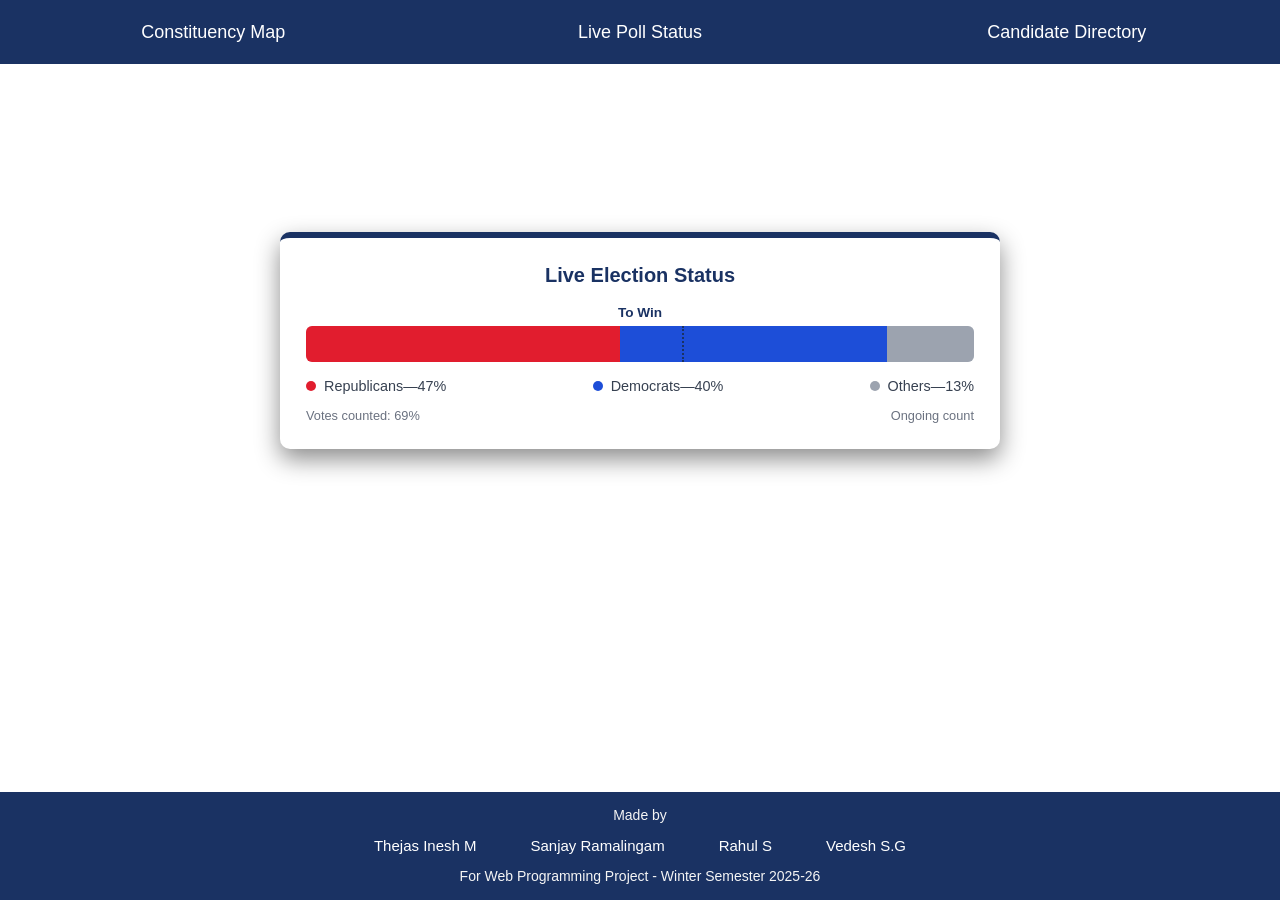
<file: result.html>
<html>
<head>
  <title>Election Dashboard</title>
  <style>
    *{
        box-sizing:border-box;
        font-family: Verdana, Geneva, Tahoma, sans-serif;
    }
    body{
        margin:0;
        padding:40px;
        font-family:system-ui,-apple-system,"Calibri",sans-serif;
        background:#f4f6f8;
        color:#1f2933;
    }
    .poll-wrapper{
        max-width:720px;
        margin:auto;
        background:#ffffff;
        padding:26px;
        border-radius:10px;
        box-shadow:0 10px 25px rgba(0, 0, 0, 0.455);
        border-top:6px solid #1A3263;
        position: relative;
        margin-top: 12rem;
    }
    h2{
        margin:0 0 18px;
        font-size:1.25rem;
        text-align:center;
        color:#1A3263;
        font-weight:700;
    }
    .to-win-label{
        text-align:center;
        font-weight:600;
        color:#1A3263;
        font-size:0.85rem;
        margin-bottom:6px;
        user-select:none;
    }
    .poll-bar{
        position: relative;
        display:flex;
        height:36px;
        border-radius:6px;
        overflow:hidden;
        background:#e5e7eb;
    }
    .segment{
	height:100%;
    }
    .republican{
        background:#E11D2E;
    }
    .democrat{
        background:#1D4ED8;
    }
    .other {
        background:#9CA3AF;
    }
    .labels{
        margin-top:16px;
        display:flex;
        justify-content:space-between;
        font-size:0.9rem;
    }
    .label{
        display:flex;
        align-items:center;
        gap:8px;
        color:#374151;
    }
    .dot{
        width:10px;
        height:10px;
        border-radius:50%;
    }
    .dot.republican{background:#E11D2E;}
    .dot.democrat{background:#1D4ED8;}
    .dot.other{background:#9CA3AF;}
    .meta{
        margin-top:14px;
        font-size:0.8rem;
        color:#6b7280;
        display:flex;
        justify-content:space-between;
    }
    .win-line {
        position:absolute;
        top:0;
        width:0;
        height: 36px;
        border-left:2px dotted #1A3263;
        left:56.25%; 
    }
  </style>
    <meta charset="UTF-8">
    <meta name="viewport" content="width=device-width, initial-scale=1.0">
    <title>Election Dashboard</title>
    <link rel="stylesheet" href="results.css">
</head>
<body>
    <header>
        <nav>
            <ul>
                <li><a href="/map.html">Constituency Map</a></li>
                <li><a href="/result.html">Live Poll Status</a></li>
                <li><a href="/candidate.html">Candidate Directory</a></li>
            </ul>
        </nav>
    </header>
    <main>
        <div class="poll-wrapper">
            <h2>Live Election Status</h2>
            <div class="to-win-label">To Win</div>
            <div class="poll-bar">
            <div class="segment republican" style="width:47%"></div>
            <div class="segment democrat" style="width:40%"></div>
            <div class="segment other" style="width:13%"></div>
            <div class="win-line" style="left:56.25%;"></div>
            </div>
            <div class="labels">
            <div class="label">
                <span class="dot republican"></span>
                <span>Republicans—47%</span>
            </div>
            <div class="label">
                <span class="dot democrat"></span>
                <span>Democrats—40%</span>
            </div>
            <div class="label">
                <span class="dot other"></span>
                <span>Others—13%</span>
            </div>
            </div>
            <div class="meta">
            <span>Votes counted: 69%</span>
            <span>Ongoing count</span>
            </div>
        </div>
        </main>

    <footer>
        <p>Made by</p>
        <ul>
            <li>Thejas Inesh M</li>
            <li>Sanjay Ramalingam</li>
            <li>Rahul S</li>
            <li>Vedesh S.G</li>
        </ul>
        <p>For Web Programming Project - Winter Semester 2025-26</p>
    </footer>
</body>
</html>
</file>
<file: results.css>
/*
FAF7F0 - White
D8D2C2 - Off white
B17457 - Brown
4A4947 - Text
*/

body {
    background-color: white;
    margin: 0;
}
header {
    background-color: #1A3263;
    height: 4rem;
    width: 100%;
    position: fixed;
    top: 0;
    left: 0;
    z-index: 1000;
}
header nav {
    height: 100%;
}
header nav ul li a.highlight {
    font-size: 50px;
    font-weight: bold;
    width: max-content;
    font-family: Impact;
}
header nav ul li a.highlight:hover {
    background-color: #1A3263;
    color: white;
}
header nav ul {
    display: flex;
    justify-content: space-evenly;
    align-items: center;
    margin: 0;
    padding: 0;
    height: 100%;
}
header nav ul li {
    list-style: none;
    height: 100%;
    width:100%;
}
header nav ul li a {
    display: flex;              
    align-items: center;      
    justify-content: center; 
    height: 100%;
    padding: 0 1.5rem;
    text-decoration: none;
    color: white;
    font-size: 18px;
    font-family: Verdana, Geneva, Tahoma, sans-serif;
    transition: background-color 0.3s ease, color 0.3s ease;
}
header nav ul li a:hover {
    background-color:#BDE8F5 ;
    color: #4A4947;
}
#lister{
    background-color: rgba(128, 128, 128, 0.5);
    width:70rem;
    height:35rem;
    border-radius: 10px;
    margin:auto;
    margin-top:5rem;
    overflow-y: scroll;
    padding:5px;
    border: 2px solid #1A3263;
    display:grid;
    grid-template-columns: auto auto auto auto;
    padding-bottom: 10px;
}
.candidate{
    background-color: white;
    width:15rem;
    height:20rem;
    border-radius: 10px;
    margin: auto;
    margin-top:1rem;
}
.candidate img{
    margin:auto;
    display: flex;
    justify-content: center;
    
}
.candidate p{
    padding-left:0.5rem;
    font-family: Verdana, Geneva, Tahoma, sans-serif;
    font-size:15px;
}
footer{
    position: absolute;
    bottom: 0;
    left: 0;
    width: 100%;
    background-color: #1A3263;
    padding: 0.1rem 0;
    display: flex;
    flex-direction: column;
    justify-content: center;
    align-items: center;
}
footer p {
    color:whitesmoke;
    font-size: 14px;
    text-align: center;
    font-family: Verdana, Geneva, Tahoma, sans-serif;
}
footer ul {
    display: flex;
    align-items: center;
    justify-content: space-evenly;
    padding: 0;
    margin: 0;
    width:50%;
}
footer ul li {
    list-style: none;
    color: white;
    font-size: 15px;
    font-family: Verdana, Geneva, Tahoma, sans-serif;
}
</file>
<file: articles.css>
/*
FAF7F0 - White
D8D2C2 - Off white
B17457 - Brown
4A4947 - Text
*/
body {
    background-color: #FFFFFF;
    margin: 0;
}
header {
    background-color: #1A3263;
    height: 64px;
    width: 100%;
    position: fixed;
    top: 0;
    left: 0;
    z-index: 1000;
}
header nav {
    height: 100%;
}
header nav ul li a.highlight {
    font-size: 50px;
    font-weight: bold;
    width: max-content;
    font-family: Impact;
}
header nav ul li a.highlight:hover {
    background-color: #1A3263;
    color: white;
}
header nav ul {
    display: flex;
    justify-content: space-evenly;
    align-items: center;
    margin: 0;
    padding: 0;
    height: 100%;
}
header nav ul li {
    list-style: none;
    height: 100%;
    width: 100%;
}
header nav ul li a {
    display: flex;             
    align-items: center;      
    justify-content: center; 
    height: 100%;
    padding: 0 24px;
    text-decoration: none;
    color: white;
    font-size: 18px;
    font-family: Verdana, Geneva, Tahoma, sans-serif;
    transition: background-color 0.3s ease, color 0.3s ease;
}
header nav ul li a:hover {
    background-color: #BDE8F5;
    color: #4A4947;
}
#lister {
    background-color: #FFFFFF;
    width: 1000px;
    margin: 100px auto 40px auto;
    padding: 40px;
    box-sizing: border-box;
}
.feature-article {
    background-color: #FFFFFF;
    padding-bottom: 40px;
    border-bottom: 1px solid #D8D2C2;
}
.feature-article img {
    display: block;
    width: 100%;
    height: 450px;
    margin: 0 auto;
    object-fit: cover;
    object-position: top;
    border-radius: 10px;
}
.feature-article h1 {
    font-size: 42px;
    margin: 30px 0 15px 0;
    color: #000000;
    font-family: Georgia, serif;
    text-align: center;
}
.feature-article p {
    font-size: 20px;
    line-height: 1.6;
    color: #000000;
    margin-bottom: 20px;
}
.feature-article a {
    font-weight: bold;
    color: #0000FF;
    text-decoration: none;
    font-size: 18px;
}
.article-row {
    display: flex;
    gap: 30px;
    margin-top: 50px;
}
.article-small {
    flex: 1;
    display: flex;
    flex-direction: column;
    background-color: #FFFFFF;
}
.article-small img {
    width: 100%;
    height: 200px;
    object-fit: cover;
    border-radius: 8px;
}
.article-small h2 {
    font-size: 24px;
    margin: 20px 0 10px 0;
    color: #000000;
    font-family: Georgia, serif;
}
.article-small p {
    font-size: 16px;
    color: #000000;
    line-height: 1.5;
    margin-bottom: 15px;
}
.article-small a {
    font-size: 16px;
    font-weight: bold;
    color: #0000FF;
    text-decoration: none;
}
footer {
    position: relative;
    width: 100%;
    background-color: #1A3263;
    padding: 20px 0;
    display: flex;
    flex-direction: column;
    justify-content: center;
    align-items: center;
}
footer p {
    color: whitesmoke;
    font-size: 14px;
    text-align: center;
    font-family: Verdana, Geneva, Tahoma, sans-serif;
    margin-bottom: 10px;
}
footer ul {
    display: flex;
    align-items: center;
    justify-content: space-evenly;
    padding: 0;
    margin: 0;
    width: 50%;
}
footer ul li {
    list-style: none;
    color: white;
    font-size: 15px;
    font-family: Verdana, Geneva, Tahoma, sans-serif;
}
</file>
<file: candidate.css>
/*
FAF7F0 - White
D8D2C2 - Off white
B17457 - Brown
4A4947 - Text
*/

body {
    background-color: white;
    margin: 0;
}
header {
    background-color: #1A3263;
    height: 4rem;
    width: 100%;
    position: fixed;
    top: 0;
    left: 0;
    z-index: 1000;
}
header nav {
    height: 100%;
}
header nav ul li a.highlight {
    font-size: 50px;
    font-weight: bold;
    width: max-content;
    font-family: Impact;
}
header nav ul li a.highlight:hover {
    background-color: #1A3263;
    color: white;
}
header nav ul {
    display: flex;
    justify-content: space-evenly;
    align-items: center;
    margin: 0;
    padding: 0;
    height: 100%;
}
header nav ul li {
    list-style: none;
    height: 100%;
    width:100%;
}
header nav ul li a {
    display: flex;              
    align-items: center;      
    justify-content: center; 
    height: 100%;
    padding: 0 1.5rem;
    text-decoration: none;
    color: white;
    font-size: 18px;
    font-family: Verdana, Geneva, Tahoma, sans-serif;
    transition: background-color 0.3s ease, color 0.3s ease;
}
header nav ul li a:hover {
    background-color:#BDE8F5 ;
    color: #4A4947;
}
#lister{
    background-color: rgba(128, 128, 128, 0.5);
    width:70rem;
    height:35rem;
    border-radius: 10px;
    margin:auto;
    margin-top:5rem;
    overflow-y: scroll;
    padding:5px;
    border: 2px solid #1A3263;
    display:grid;
    grid-template-columns: auto auto auto auto;
    padding-bottom: 10px;
}
.candidate{
    background-color: white;
    width:15rem;
    height:20rem;
    border-radius: 10px;
    margin: auto;
    margin-top:1rem;
}
.candidate img{
    margin:auto;
    display: flex;
    justify-content: center;
    
}
.candidate p{
    padding-left:0.5rem;
    font-family: Verdana, Geneva, Tahoma, sans-serif;
    font-size:15px;
}
footer{
    position: absolute;
    bottom: 0;
    left: 0;
    width: 100%;
    background-color: #1A3263;
    padding: 0.1rem 0;
    display: flex;
    flex-direction: column;
    justify-content: center;
    align-items: center;
}
footer p {
    color:whitesmoke;
    font-size: 14px;
    text-align: center;
    font-family: Verdana, Geneva, Tahoma, sans-serif;
}
footer ul {
    display: flex;
    align-items: center;
    justify-content: space-evenly;
    padding: 0;
    margin: 0;
    width:50%;
}
footer ul li {
    list-style: none;
    color: white;
    font-size: 15px;
    font-family: Verdana, Geneva, Tahoma, sans-serif;
}
</file>
<file: livestatus.css>
/*
FAF7F0 - White
D8D2C2 - Off white
B17457 - Brown
4A4947 - Text
*/

*{
    box-sizing:border-box;
    font-family: Verdana, Geneva, Tahoma, sans-serif;
}
body{
    margin:0;
    padding:40px;
    font-family:system-ui,-apple-system,"Calibri",sans-serif;
    background-color: white;
    color:#1f2933;
}

header {
    background-color: #1A3263;
    height: 4rem;
    width: 100%;
    position: fixed;
    top: 0;
    left: 0;
    z-index: 1000;
}
header nav {
    height: 100%;
}
header nav ul li a.highlight {
    font-size: 50px;
    font-weight: bold;
    width: max-content;
    font-family: Impact;
}
header nav ul li a.highlight:hover {
    background-color: #1A3263;
    color: white;
}
header nav ul {
    display: flex;
    justify-content: space-evenly;
    align-items: center;
    margin: 0;
    padding: 0;
    height: 100%;
}
header nav ul li {
    list-style: none;
    height: 100%;
    width:100%;
}
header nav ul li a {
    display: flex;              
    align-items: center;      
    justify-content: center; 
    height: 100%;
    padding: 0 1.5rem;
    text-decoration: none;
    color: white;
    font-size: 18px;
    font-family: Verdana, Geneva, Tahoma, sans-serif;
    transition: background-color 0.3s ease, color 0.3s ease;
}
header nav ul li a:hover {
    background-color:#BDE8F5 ;
    color: #4A4947;
}
#lister{
    background-color: rgba(128, 128, 128, 0.5);
    width:70rem;
    height:35rem;
    border-radius: 10px;
    margin:auto;
    margin-top:5rem;
    overflow-y: scroll;
    padding:5px;
    border: 2px solid #1A3263;
    display:grid;
    grid-template-columns: auto auto auto auto;
    padding-bottom: 10px;
}
.candidate{
    background-color: white;
    width:15rem;
    height:20rem;
    border-radius: 10px;
    margin: auto;
    margin-top:1rem;
}
.candidate img{
    margin:auto;
    display: flex;
    justify-content: center;
    
}
.candidate p{
    padding-left:0.5rem;
    font-family: Verdana, Geneva, Tahoma, sans-serif;
    font-size:15px;
}
footer{
    position: absolute;
    bottom: 0;
    left: 0;
    width: 100%;
    background-color: #1A3263;
    padding: 0.1rem 0;
    display: flex;
    flex-direction: column;
    justify-content: center;
    align-items: center;
}
footer p {
    color:whitesmoke;
    font-size: 14px;
    text-align: center;
    font-family: Verdana, Geneva, Tahoma, sans-serif;
}
footer ul {
    display: flex;
    align-items: center;
    justify-content: space-evenly;
    padding: 0;
    margin: 0;
    width:50%;
}
footer ul li {
    list-style: none;
    color: white;
    font-size: 15px;
    font-family: Verdana, Geneva, Tahoma, sans-serif;
}


*{
    box-sizing:border-box;
    font-family: Verdana, Geneva, Tahoma, sans-serif;
}

.poll-wrapper{
    max-width:720px;
    margin:auto;
    background:#ffffff;
    padding:26px;
    border-radius:10px;
    box-shadow:0 10px 25px rgba(0, 0, 0, 0.455);
    border-top:6px solid #1A3263;
    position: relative;
    margin-top: 12rem;
    }
h2{
    margin:0 0 18px;
    font-size:1.25rem;
    text-align:center;
    color:#1A3263;
    font-weight:700;
}
.to-win-label{
    text-align:center;
    font-weight:600;
    color:#1A3263;
    font-size:0.85rem;
    margin-bottom:6px;
    user-select:none;
}
.poll-bar{
    position: relative;
    display:flex;
    height:36px;
    border-radius:6px;
    overflow:hidden;
    background:#e5e7eb;
}
.segment{
    height:100%;
}
.republican{
    background:#E11D2E;
}
.democrat{
    background:#1D4ED8;
}
.other {
    background:#9CA3AF;
}
.labels{
    margin-top:16px;
    display:flex;
    justify-content:space-between;
    font-size:0.9rem;
}
.label{
    display:flex;
    align-items:center;
    gap:8px;
    color:#374151;
}

.dot{
    width:10px;
    height:10px;
    border-radius:50%;
}
.dot.republican{background:#E11D2E;}
.dot.democrat{background:#1D4ED8;}
.dot.other{background:#9CA3AF;}
.meta{
    margin-top:14px;
    font-size:0.8rem;
    color:#6b7280;
    display:flex;
    justify-content:space-between;
}
.win-line {
    position:absolute;
    top:0;
    width:0;
    height: 36px;
    border-left:2px dotted #1A3263;
    left:56.25%; 
}
</file>
